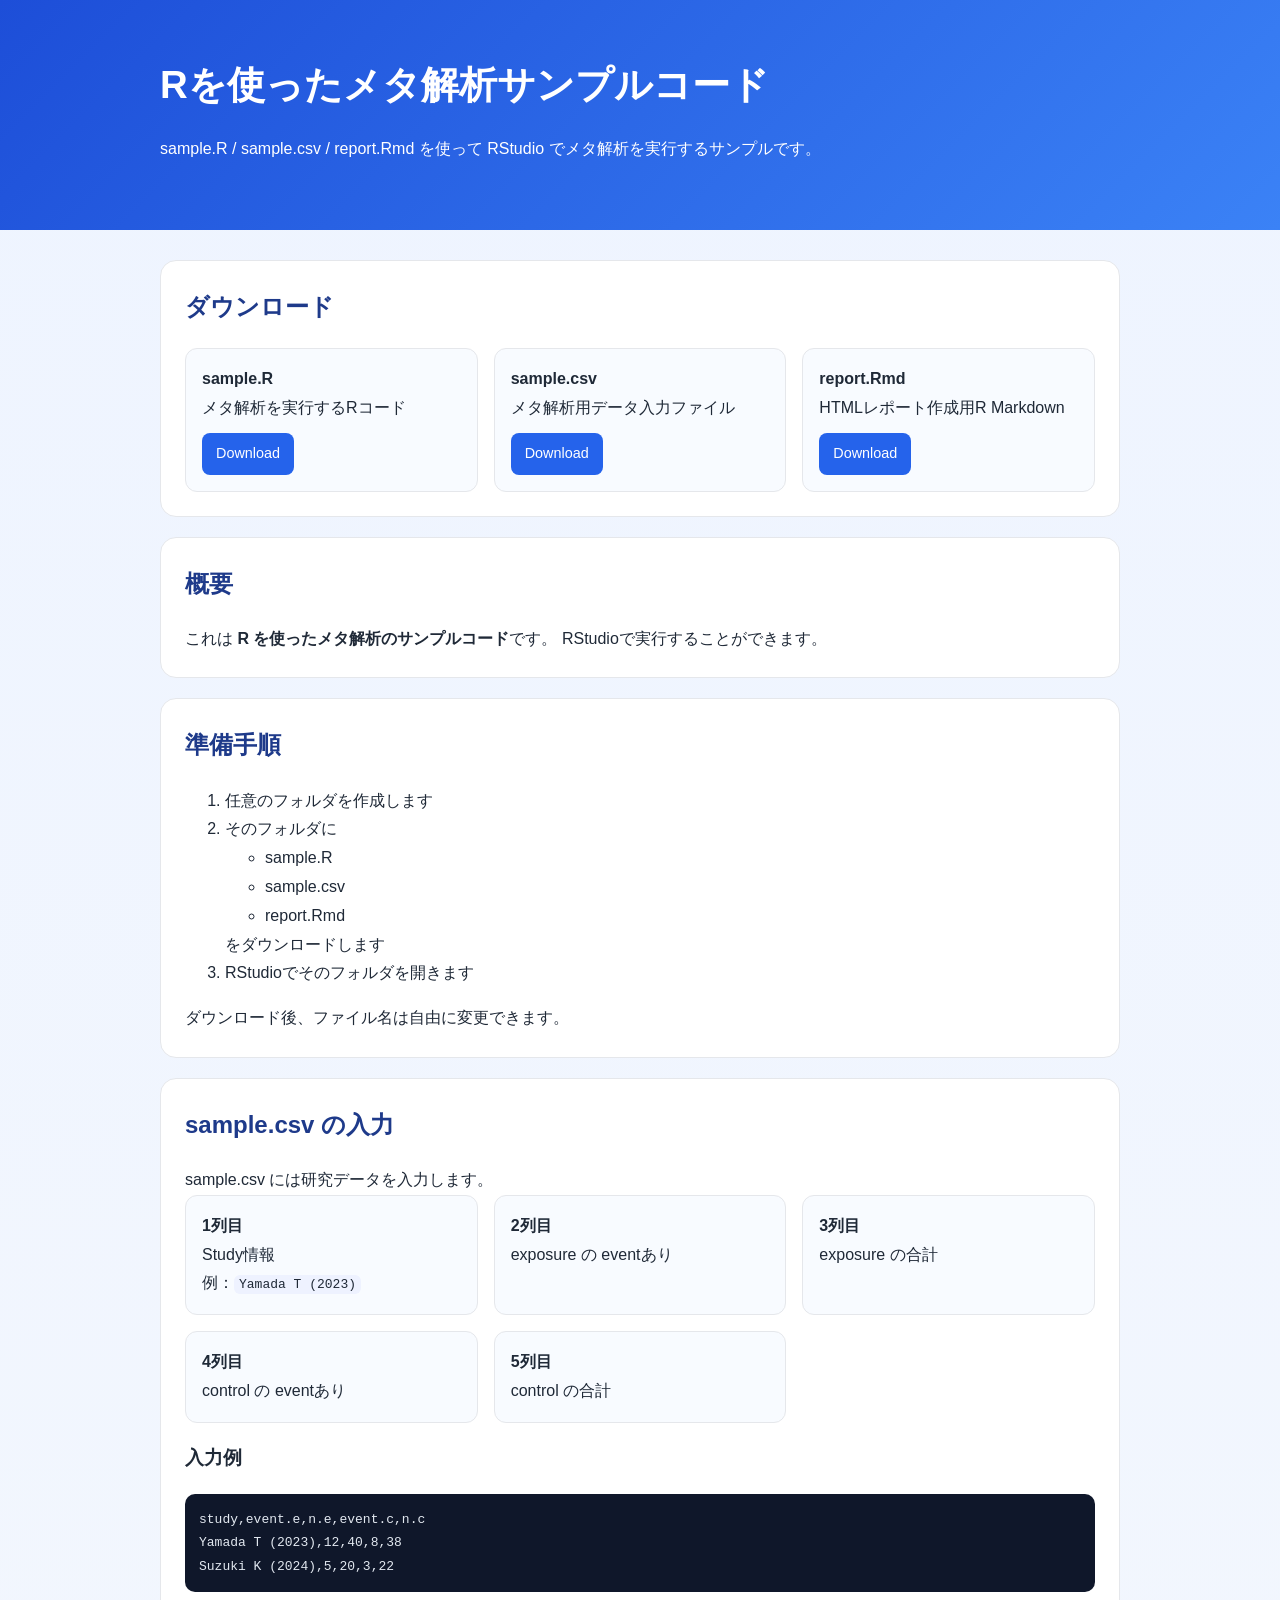
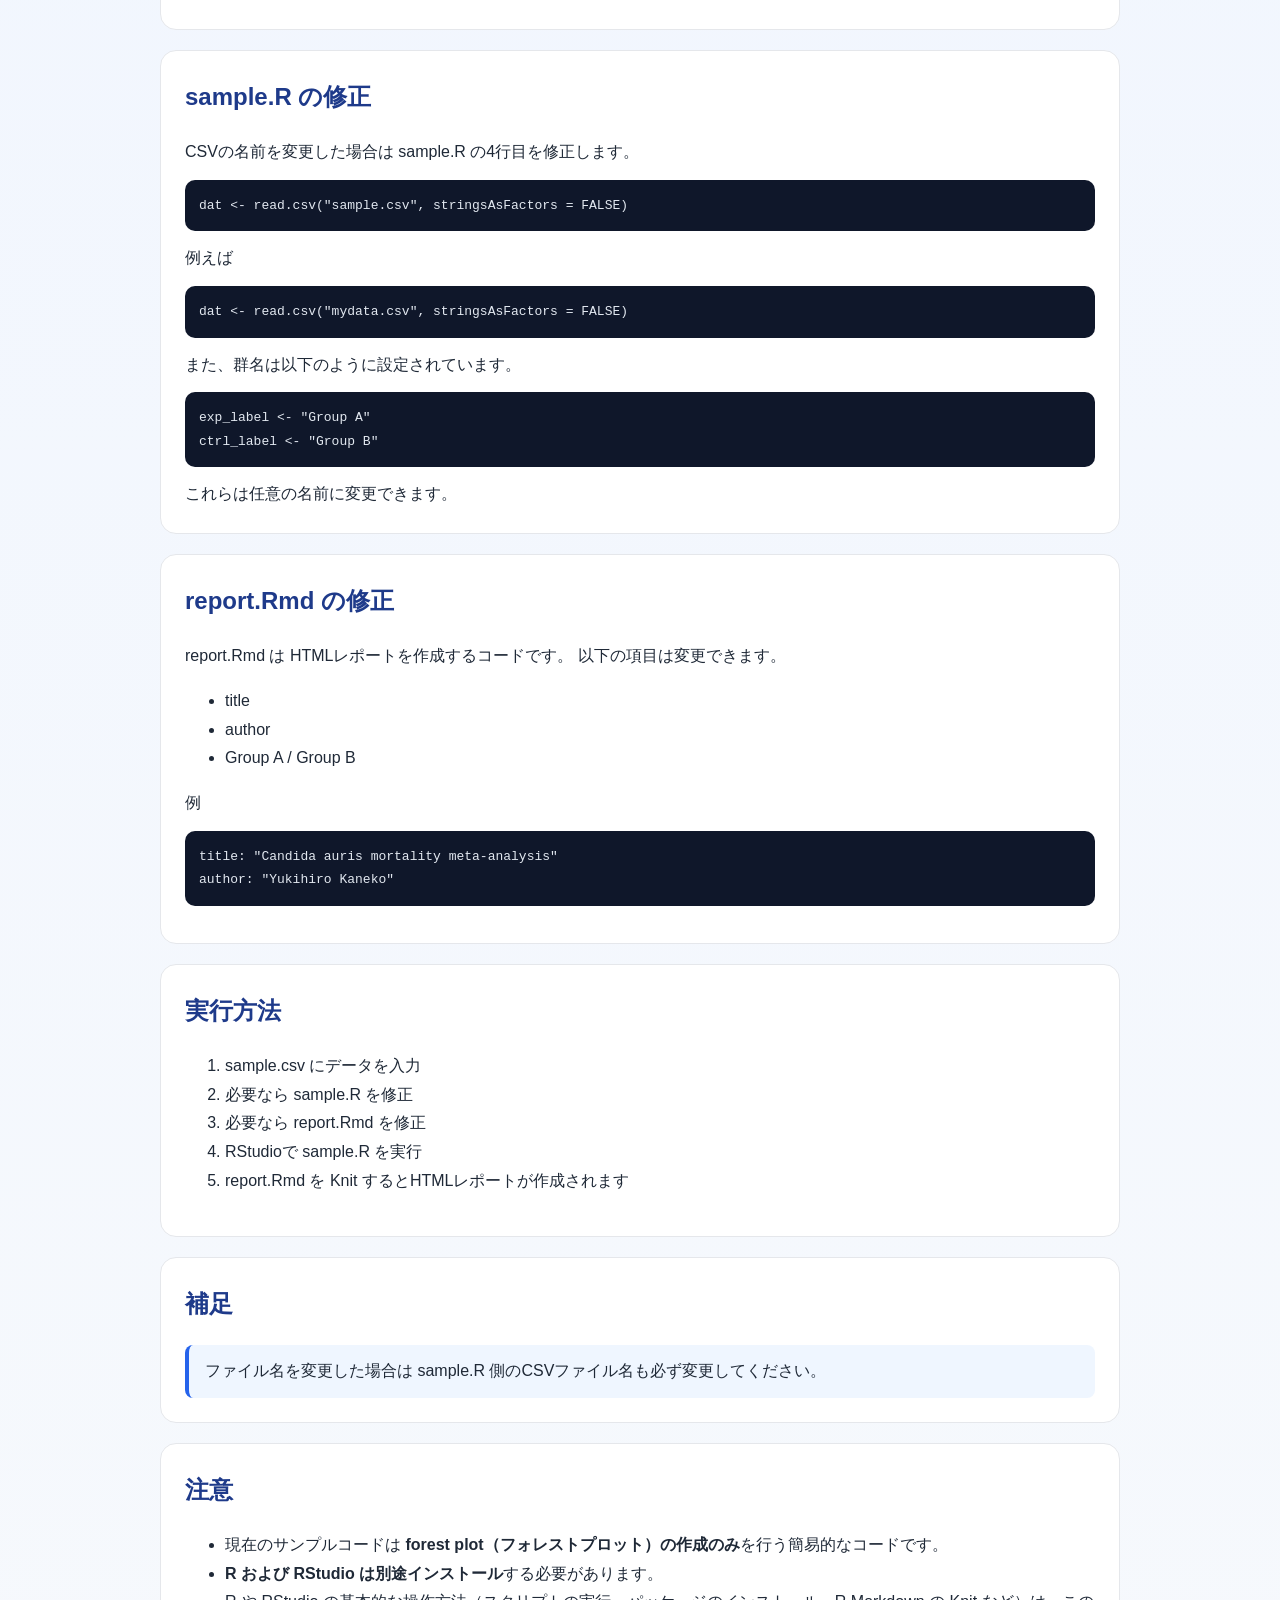
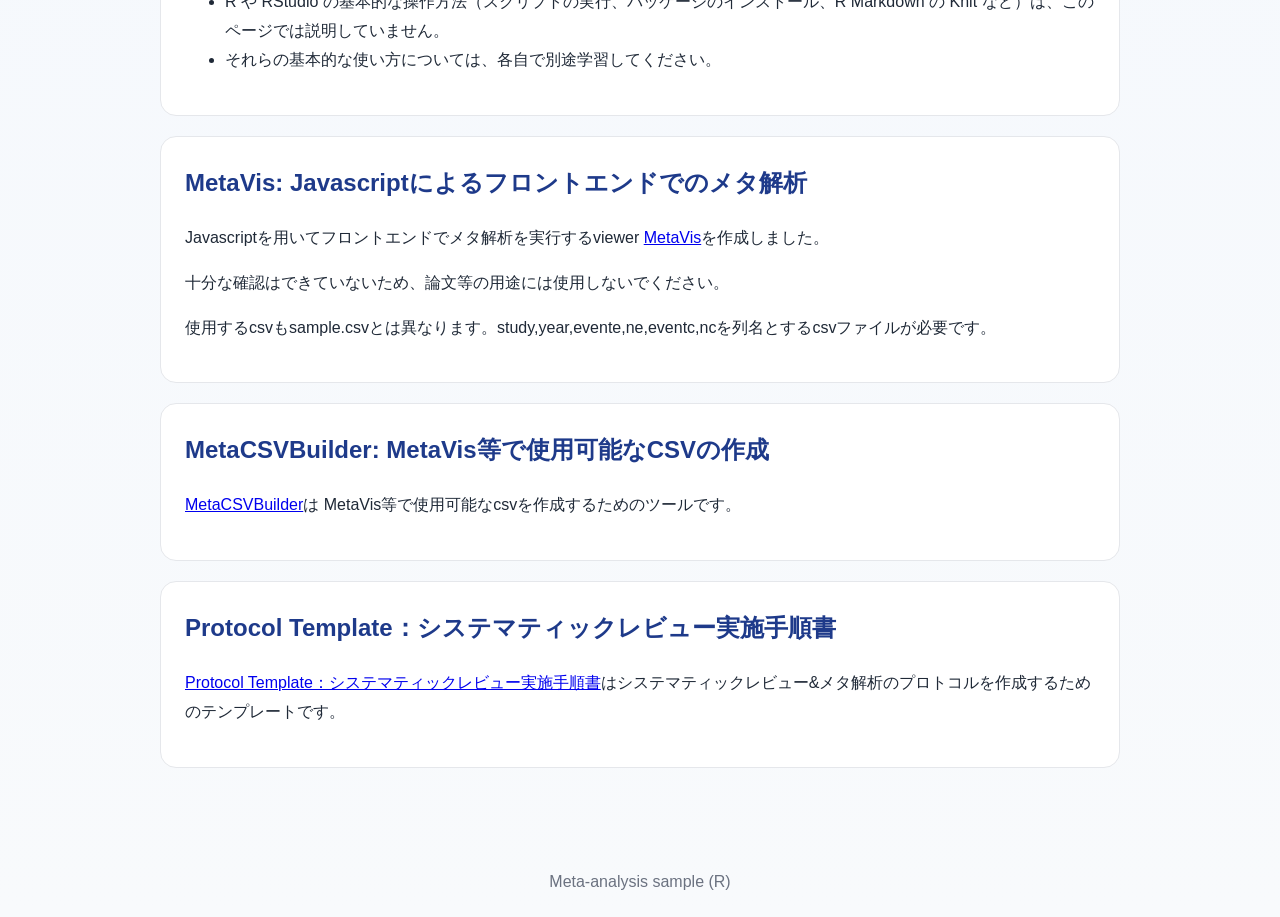
<file: index.html>
<!doctype html>
<html lang="ja">
  <head>
    <meta charset="UTF-8" />
    <meta name="viewport" content="width=device-width, initial-scale=1.0" />
    <title>Rを使ったメタ解析サンプルコード</title>

    <style>
      body {
        margin: 0;
        font-family:
          -apple-system, BlinkMacSystemFont, "Segoe UI", Roboto,
          "Hiragino Sans", "Yu Gothic UI", "Meiryo", sans-serif;
        background: linear-gradient(180deg, #eef4ff, #f8fafc);
        color: #1f2937;
        line-height: 1.8;
      }

      header {
        background: linear-gradient(135deg, #1d4ed8, #3b82f6);
        color: white;
        padding: 50px 20px;
      }

      .wrap {
        max-width: 960px;
        margin: auto;
        padding: 0 20px;
      }

      h1 {
        margin: 0 0 10px 0;
        font-size: 2.4rem;
      }

      main {
        padding: 30px 0 60px;
      }

      section {
        background: white;
        border-radius: 16px;
        padding: 24px;
        margin-bottom: 20px;
        border: 1px solid #e5e7eb;
      }

      h2 {
        margin-top: 0;
        color: #1e3a8a;
      }

      .grid {
        display: grid;
        grid-template-columns: repeat(auto-fit, minmax(220px, 1fr));
        gap: 16px;
      }

      .card {
        border: 1px solid #e5e7eb;
        border-radius: 12px;
        padding: 16px;
        background: #f8fbff;
      }

      .btn {
        display: inline-block;
        margin-top: 10px;
        padding: 8px 14px;
        border-radius: 8px;
        text-decoration: none;
        background: #2563eb;
        color: white;
        font-size: 0.9rem;
      }

      pre {
        background: #0f172a;
        color: #e2e8f0;
        padding: 14px;
        border-radius: 10px;
        overflow-x: auto;
      }

      code {
        background: #eef2ff;
        padding: 2px 5px;
        border-radius: 6px;
      }

      .note {
        background: #eff6ff;
        border-left: 4px solid #2563eb;
        padding: 12px 16px;
        border-radius: 8px;
      }

      footer {
        text-align: center;
        color: #6b7280;
        padding: 20px;
      }
    </style>
  </head>

  <body>
    <header>
      <div class="wrap">
        <h1>Rを使ったメタ解析サンプルコード</h1>
        <p>
          sample.R / sample.csv / report.Rmd を使って RStudio
          でメタ解析を実行するサンプルです。
        </p>
      </div>
    </header>

    <main>
      <div class="wrap">
        <section>
          <h2>ダウンロード</h2>

          <div class="grid">
            <div class="card">
              <b>sample.R</b><br />
              メタ解析を実行するRコード
              <br />
              <a class="btn" href="sample.R" download>Download</a>
            </div>

            <div class="card">
              <b>sample.csv</b><br />
              メタ解析用データ入力ファイル
              <br />
              <a class="btn" href="sample.csv" download>Download</a>
            </div>

            <div class="card">
              <b>report.Rmd</b><br />
              HTMLレポート作成用R Markdown
              <br />
              <a class="btn" href="report.Rmd" download>Download</a>
            </div>
          </div>
        </section>

        <section>
          <h2>概要</h2>

          これは <b>R を使ったメタ解析のサンプルコード</b>です。
          RStudioで実行することができます。
        </section>

        <section>
          <h2>準備手順</h2>

          <ol>
            <li>任意のフォルダを作成します</li>
            <li>
              そのフォルダに
              <ul>
                <li>sample.R</li>
                <li>sample.csv</li>
                <li>report.Rmd</li>
              </ul>
              をダウンロードします
            </li>
            <li>RStudioでそのフォルダを開きます</li>
          </ol>

          ダウンロード後、ファイル名は自由に変更できます。
        </section>

        <section>
          <h2>sample.csv の入力</h2>

          sample.csv には研究データを入力します。

          <div class="grid">
            <div class="card">
              <b>1列目</b><br />Study情報<br />例：<code>Yamada T (2023)</code>
            </div>
            <div class="card"><b>2列目</b><br />exposure の eventあり</div>
            <div class="card"><b>3列目</b><br />exposure の合計</div>
            <div class="card"><b>4列目</b><br />control の eventあり</div>
            <div class="card"><b>5列目</b><br />control の合計</div>
          </div>

          <h3>入力例</h3>

          <pre>
study,event.e,n.e,event.c,n.c
Yamada T (2023),12,40,8,38
Suzuki K (2024),5,20,3,22
</pre
          >
        </section>

        <section>
          <h2>sample.R の修正</h2>

          CSVの名前を変更した場合は sample.R の4行目を修正します。

          <pre>
dat &lt;- read.csv("sample.csv", stringsAsFactors = FALSE)
</pre
          >

          例えば

          <pre>
dat &lt;- read.csv("mydata.csv", stringsAsFactors = FALSE)
</pre
          >

          また、群名は以下のように設定されています。

          <pre>
exp_label &lt;- "Group A"
ctrl_label &lt;- "Group B"
</pre
          >

          これらは任意の名前に変更できます。
        </section>

        <section>
          <h2>report.Rmd の修正</h2>

          report.Rmd は HTMLレポートを作成するコードです。
          以下の項目は変更できます。

          <ul>
            <li>title</li>
            <li>author</li>
            <li>Group A / Group B</li>
          </ul>

          例

          <pre>
title: "Candida auris mortality meta-analysis"
author: "Yukihiro Kaneko"
</pre
          >
        </section>

        <section>
          <h2>実行方法</h2>

          <ol>
            <li>sample.csv にデータを入力</li>
            <li>必要なら sample.R を修正</li>
            <li>必要なら report.Rmd を修正</li>
            <li>RStudioで sample.R を実行</li>
            <li>report.Rmd を Knit するとHTMLレポートが作成されます</li>
          </ol>
        </section>

        <section>
          <h2>補足</h2>

          <div class="note">
            ファイル名を変更した場合は sample.R
            側のCSVファイル名も必ず変更してください。
          </div>
        </section>
        <section>
          <h2>注意</h2>

          <ul>
            <li>
              現在のサンプルコードは
              <b>forest plot（フォレストプロット）の作成のみ</b
              >を行う簡易的なコードです。
            </li>
            <li>
              <b>R および RStudio は別途インストール</b>する必要があります。
            </li>
            <li>
              R や RStudio
              の基本的な操作方法（スクリプトの実行、パッケージのインストール、R
              Markdown の Knit など）は、このページでは説明していません。
            </li>
            <li>
              それらの基本的な使い方については、各自で別途学習してください。
            </li>
          </ul>
        </section>
        <section>
          <h2>MetaVis: Javascriptによるフロントエンドでのメタ解析</h2>
          <p>
            Javascriptを用いてフロントエンドでメタ解析を実行するviewer
            <a href="metaanalysisviewer/index.html" target="_blank">MetaVis</a
            >を作成しました。
          </p>
          <p>
            十分な確認はできていないため、論文等の用途には使用しないでください。
          </p>
          <p>
            使用するcsvもsample.csvとは異なります。study,year,evente,ne,eventc,ncを列名とするcsvファイルが必要です。
          </p>
        </section>
        <section>
          <h2>MetaCSVBuilder: MetaVis等で使用可能なCSVの作成</h2>
          <p>
            <a href="metaanalysisCsvBuilder/index.html" target="_blank"
              >MetaCSVBuilder</a
            >は MetaVis等で使用可能なcsvを作成するためのツールです。
          </p>
        </section>
        <section>
          <h2>Protocol Template：システマティックレビュー実施手順書</h2>
          <p>
            <a href="metaanalysisProtocol/index.html" target="_blank"
              >Protocol Template：システマティックレビュー実施手順書</a
            >はシステマティックレビュー&メタ解析のプロトコルを作成するためのテンプレートです。
          </p>
        </section>
      </div>
    </main>

    <footer>Meta-analysis sample (R)</footer>
  </body>
</html>
</file>
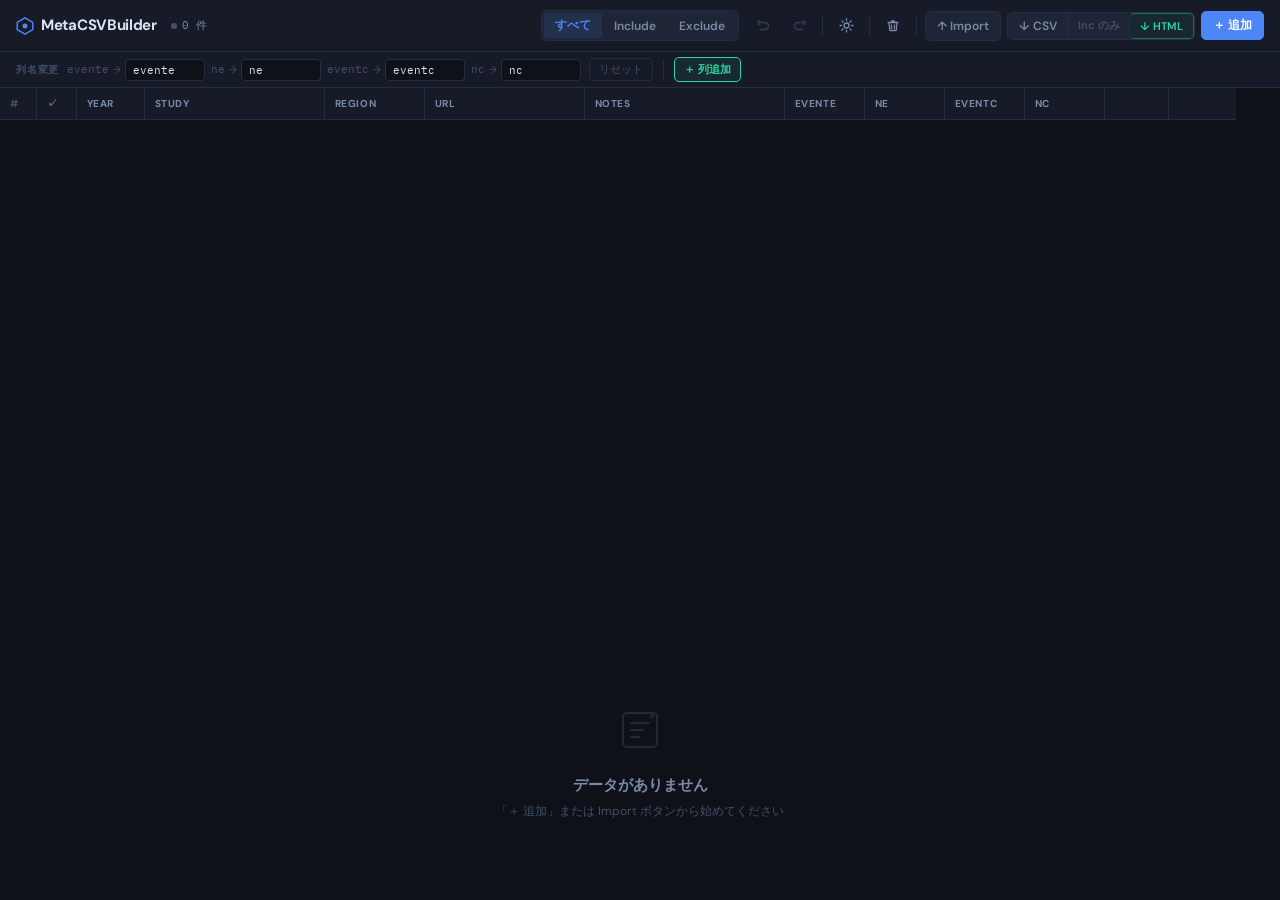
<file: metaanalysisCsvBuilder/index.html>
<!doctype html>
<html lang="ja" data-theme="dark">
  <head>
    <meta charset="UTF-8" />
    <meta name="viewport" content="width=device-width, initial-scale=1.0" />
    <title>MetaCSVBuilder</title>
    <link rel="stylesheet" href="style.css" />
  </head>
  <body>
    <div id="app">
      <!-- ══ Header ══ -->
      <header>
        <div class="header-left">
          <div class="logo">
            <svg width="18" height="18" viewBox="0 0 20 20" fill="none">
              <polygon
                points="10,1 18.66,6 18.66,14 10,19 1.34,14 1.34,6"
                stroke="currentColor"
                stroke-width="1.6"
                fill="none"
              />
              <circle cx="10" cy="10" r="2.8" fill="currentColor" />
            </svg>
            <span class="logo-text">MetaCSVBuilder</span>
          </div>
          <div class="storage-status">
            <span class="status-dot" id="statusDot"></span>
            <span id="statusText">0 件</span>
          </div>
        </div>

        <div class="header-center">
          <div class="filter-group">
            <button class="filter-btn active" data-filter="all">すべて</button>
            <button class="filter-btn" data-filter="include">Include</button>
            <button class="filter-btn" data-filter="exclude">Exclude</button>
          </div>
        </div>

        <div class="header-right">
          <button
            class="icon-btn"
            id="undoBtn"
            title="元に戻す (Ctrl+Z)"
            disabled
          >
            <svg width="15" height="15" viewBox="0 0 15 15" fill="none">
              <path
                d="M3.5 4.5H9a3.5 3.5 0 0 1 0 7H4.5"
                stroke="currentColor"
                stroke-width="1.4"
                stroke-linecap="round"
              />
              <path
                d="M3.5 2.5 1.5 4.5l2 2"
                stroke="currentColor"
                stroke-width="1.4"
                stroke-linecap="round"
                stroke-linejoin="round"
              />
            </svg>
          </button>
          <button
            class="icon-btn"
            id="redoBtn"
            title="やり直す (Ctrl+Y)"
            disabled
          >
            <svg width="15" height="15" viewBox="0 0 15 15" fill="none">
              <path
                d="M11.5 4.5H6a3.5 3.5 0 0 0 0 7h4.5"
                stroke="currentColor"
                stroke-width="1.4"
                stroke-linecap="round"
              />
              <path
                d="M11.5 2.5l2 2-2 2"
                stroke="currentColor"
                stroke-width="1.4"
                stroke-linecap="round"
                stroke-linejoin="round"
              />
            </svg>
          </button>
          <div class="sep"></div>
          <button class="icon-btn" id="themeBtn" title="ダーク/ライト切替">
            <svg
              id="iconSun"
              width="15"
              height="15"
              viewBox="0 0 15 15"
              fill="none"
            >
              <circle
                cx="7.5"
                cy="7.5"
                r="2.5"
                stroke="currentColor"
                stroke-width="1.3"
              />
              <path
                d="M7.5 1v1.5M7.5 12.5V14M1 7.5h1.5M12.5 7.5H14M2.93 2.93l1.06 1.06M11.01 11.01l1.06 1.06M2.93 12.07l1.06-1.06M11.01 3.99l1.06-1.06"
                stroke="currentColor"
                stroke-width="1.3"
                stroke-linecap="round"
              />
            </svg>
            <svg
              id="iconMoon"
              width="15"
              height="15"
              viewBox="0 0 15 15"
              fill="none"
              style="display: none"
            >
              <path
                d="M8 2.5A5.5 5.5 0 1 0 11 12a4 4 0 0 1-3-9.5z"
                stroke="currentColor"
                stroke-width="1.3"
                stroke-linecap="round"
              />
            </svg>
          </button>
          <div class="sep"></div>
          <button
            class="icon-btn danger-btn"
            id="clearStorageBtn"
            title="ストレージを消去"
          >
            <svg width="14" height="14" viewBox="0 0 14 14" fill="none">
              <path
                d="M2 3.5h10M5.5 3.5V2.5a.5.5 0 0 1 .5-.5h2a.5.5 0 0 1 .5.5v1M3 3.5l.7 7.5a.5.5 0 0 0 .5.5h5.6a.5.5 0 0 0 .5-.5L11 3.5"
                stroke="currentColor"
                stroke-width="1.3"
                stroke-linecap="round"
                stroke-linejoin="round"
              />
              <path
                d="M5.5 6v3.5M8.5 6v3.5"
                stroke="currentColor"
                stroke-width="1.3"
                stroke-linecap="round"
              />
            </svg>
          </button>
          <div class="sep"></div>
          <label class="hdr-btn" title="CSVをインポート">
            ↑ Import
            <input type="file" id="importFile" accept=".csv" hidden />
          </label>
          <div class="export-group">
            <button class="hdr-btn export-main" id="exportAllBtn">
              ↓ CSV
            </button>
            <button
              class="hdr-btn export-inc"
              id="exportIncBtn"
              title="Include行のみ CSV"
            >
              Inc のみ
            </button>
            <button
              class="hdr-btn export-html-btn"
              id="exportHtmlBtn"
              title="見やすいHTML表でエクスポート（印刷対応）"
            >
              ↓ HTML
            </button>
          </div>
          <button class="hdr-btn add-btn" id="addRowBtn">＋ 追加</button>
        </div>
      </header>

      <!-- ══ Column Name Bar ══ -->
      <div class="col-name-bar">
        <span class="col-label">列名変更</span>
        <div class="col-name-inputs" id="colNameInputs">
          <!-- fixed 4 cols -->
          <div class="col-name-item" data-key="evente">
            <span class="col-orig">evente</span><span class="arr">→</span
            ><input
              type="text"
              id="colEventE"
              placeholder="evente"
              maxlength="24"
            />
          </div>
          <div class="col-name-item" data-key="ne">
            <span class="col-orig">ne</span><span class="arr">→</span
            ><input type="text" id="colNe" placeholder="ne" maxlength="24" />
          </div>
          <div class="col-name-item" data-key="eventc">
            <span class="col-orig">eventc</span><span class="arr">→</span
            ><input
              type="text"
              id="colEventC"
              placeholder="eventc"
              maxlength="24"
            />
          </div>
          <div class="col-name-item" data-key="nc">
            <span class="col-orig">nc</span><span class="arr">→</span
            ><input type="text" id="colNc" placeholder="nc" maxlength="24" />
          </div>
        </div>
        <button class="reset-col-btn" id="resetColBtn">リセット</button>
        <div class="sep"></div>
        <button
          class="hdr-btn add-col-btn"
          id="addColBtn"
          title="カスタム列を追加"
        >
          ＋ 列追加
        </button>
      </div>

      <!-- ══ Table ══ -->
      <div class="table-wrapper">
        <div class="table-scroll">
          <table id="mainTable">
            <colgroup id="colgroup"></colgroup>
            <thead>
              <tr id="headerRow">
                <!-- built by JS -->
              </tr>
            </thead>
            <tbody id="tableBody"></tbody>
          </table>
        </div>
        <div id="emptyState" class="empty-state">
          <div class="empty-icon">
            <svg width="48" height="48" viewBox="0 0 48 48" fill="none">
              <rect
                x="7"
                y="9"
                width="34"
                height="34"
                rx="4"
                stroke="currentColor"
                stroke-width="1.8"
              />
              <path
                d="M15 19h18M15 26h12M15 33h8"
                stroke="currentColor"
                stroke-width="1.8"
                stroke-linecap="round"
              />
              <circle
                cx="36"
                cy="12"
                r="6"
                fill="currentColor"
                opacity=".1"
                stroke="currentColor"
                stroke-width="1.8"
              />
              <path
                d="M34 12h4M36 10v4"
                stroke="currentColor"
                stroke-width="1.5"
                stroke-linecap="round"
              />
            </svg>
          </div>
          <p class="empty-title">データがありません</p>
          <p class="empty-sub">
            「＋ 追加」または Import ボタンから始めてください
          </p>
        </div>
      </div>
    </div>
    <!-- #app -->

    <!-- ══ Record Panel (full-screen overlay) ══ -->
    <div id="recPanel" class="rec-overlay" hidden>
      <div class="rec-panel">
        <div class="rec-header">
          <div class="rec-nav">
            <button class="rec-nav-btn" id="recPrev" title="前のレコード (←)">
              <svg width="16" height="16" viewBox="0 0 16 16" fill="none">
                <path
                  d="M10 3L5 8l5 5"
                  stroke="currentColor"
                  stroke-width="1.6"
                  stroke-linecap="round"
                  stroke-linejoin="round"
                />
              </svg>
            </button>
            <span class="rec-pos" id="recPos">1 / 1</span>
            <button class="rec-nav-btn" id="recNext" title="次のレコード (→)">
              <svg width="16" height="16" viewBox="0 0 16 16" fill="none">
                <path
                  d="M6 3l5 5-5 5"
                  stroke="currentColor"
                  stroke-width="1.6"
                  stroke-linecap="round"
                  stroke-linejoin="round"
                />
              </svg>
            </button>
          </div>
          <div class="rec-title-wrap">
            <h2 class="rec-title" id="recTitle">レコード詳細</h2>
            <span class="rec-dirty" id="recDirty" hidden>● 未保存</span>
          </div>
          <div class="rec-header-right">
            <span class="rec-meta" id="recMeta"></span>
            <button class="rec-save-btn" id="recSaveBtn">
              保存 <kbd>Ctrl↵</kbd>
            </button>
            <button class="icon-btn" id="recClose" title="閉じる (Esc)">
              <svg width="14" height="14" viewBox="0 0 14 14" fill="none">
                <path
                  d="M1 1l12 12M13 1L1 13"
                  stroke="currentColor"
                  stroke-width="1.5"
                  stroke-linecap="round"
                />
              </svg>
            </button>
          </div>
        </div>

        <div class="rec-body" id="recBody">
          <!-- Row 1: core fields -->
          <div class="rec-row">
            <div class="rec-field rec-field-sm">
              <label>Include</label>
              <label class="toggle-wrap"
                ><input type="checkbox" id="rfInclude" /><span
                  class="toggle"
                ></span
                ><span class="toggle-label" id="rfIncLabel"
                  >Include</span
                ></label
              >
            </div>
            <div class="rec-field rec-field-sm">
              <label>Year</label>
              <input
                type="number"
                id="rfYear"
                class="rf-input"
                placeholder="2024"
                min="1900"
                max="2100"
              />
            </div>
            <div class="rec-field rec-field-grow">
              <label>Study</label>
              <input
                type="text"
                id="rfStudy"
                class="rf-input"
                placeholder="例: Smith et al. 2023"
              />
            </div>
            <div class="rec-field">
              <label>Region</label>
              <input
                type="text"
                id="rfRegion"
                class="rf-input"
                placeholder="例: Japan"
              />
            </div>
          </div>

          <!-- Row 2: URL -->
          <div class="rec-row">
            <div class="rec-field rec-field-full">
              <label>URL</label>
              <div class="rf-url-row">
                <input
                  type="url"
                  id="rfUrl"
                  class="rf-input"
                  placeholder="https://..."
                />
                <a
                  id="rfUrlOpen"
                  href="#"
                  target="_blank"
                  rel="noopener"
                  class="rf-url-open"
                  title="URLを開く"
                  >↗ 開く</a
                >
              </div>
            </div>
          </div>

          <!-- Row 3: Notes -->
          <div class="rec-row">
            <div class="rec-field rec-field-full">
              <label>Notes</label>
              <textarea
                id="rfNotes"
                class="rf-textarea"
                placeholder="自由にメモを入力…"
                rows="5"
              ></textarea>
            </div>
          </div>

          <!-- Row 4: variable 4 cols -->
          <div class="rec-row" id="rfVarRow">
            <div class="rec-field">
              <label id="rfLabelEE">evente</label>
              <input
                type="number"
                id="rfEventE"
                class="rf-input rf-mono"
                placeholder="—"
              />
            </div>
            <div class="rec-field">
              <label id="rfLabelNe">ne</label>
              <input
                type="number"
                id="rfNe"
                class="rf-input rf-mono"
                placeholder="—"
              />
            </div>
            <div class="rec-field">
              <label id="rfLabelEC">eventc</label>
              <input
                type="number"
                id="rfEventC"
                class="rf-input rf-mono"
                placeholder="—"
              />
            </div>
            <div class="rec-field">
              <label id="rfLabelNc">nc</label>
              <input
                type="number"
                id="rfNc"
                class="rf-input rf-mono"
                placeholder="—"
              />
            </div>
          </div>

          <!-- Row 5: custom columns (filled by JS) -->
          <div class="rec-row" id="rfCustomRow"></div>
        </div>
        <!-- rec-body -->
      </div>
    </div>

    <!-- ══ Import Mode Dialog (3-choice) ══ -->
    <div id="importModeDialog" class="modal-overlay" hidden>
      <div class="modal">
        <div class="modal-header">
          <h2 class="modal-title">インポート方法を選択</h2>
        </div>
        <div class="modal-body">
          <p class="confirm-msg" id="importModeMsg"></p>
          <div class="import-mode-btns">
            <button class="import-mode-btn" id="importModeAppend">
              <span class="imb-icon">＋</span>
              <span class="imb-title">追記</span>
              <span class="imb-desc">既存データの末尾に追加する</span>
            </button>
            <button class="import-mode-btn" id="importModeReplace">
              <span class="imb-icon">↺</span>
              <span class="imb-title">差し替え</span>
              <span class="imb-desc">既存データをすべて置き換える</span>
            </button>
          </div>
        </div>
        <div class="modal-footer">
          <button class="btn-cancel" id="importModeCancel">キャンセル</button>
        </div>
      </div>
    </div>

    <!-- ══ Confirm Dialog ══ -->
    <div id="confirmDialog" class="modal-overlay" hidden>
      <div class="modal">
        <div class="modal-header">
          <h2 class="modal-title" id="confirmTitle">確認</h2>
        </div>
        <div class="modal-body">
          <p id="confirmMessage" class="confirm-msg"></p>
        </div>
        <div class="modal-footer">
          <button class="btn-cancel" id="confirmCancel">キャンセル</button>
          <button class="btn-danger" id="confirmOk">実行</button>
        </div>
      </div>
    </div>

    <!-- ══ Add Custom Column Dialog ══ -->
    <div id="addColDialog" class="modal-overlay" hidden>
      <div class="modal">
        <div class="modal-header"><h2 class="modal-title">列を追加</h2></div>
        <div class="modal-body">
          <div class="field-group">
            <label>列名（CSV ヘッダーになります）</label>
            <input
              type="text"
              id="newColName"
              class="rf-input"
              placeholder="例: dose, subgroup"
              maxlength="32"
              style="margin-top: 6px"
            />
          </div>
          <div class="field-group" style="margin-top: 10px">
            <label>型</label>
            <select id="newColType" class="rf-input" style="margin-top: 6px">
              <option value="text">テキスト</option>
              <option value="number">数値</option>
            </select>
          </div>
        </div>
        <div class="modal-footer">
          <button class="btn-cancel" id="addColCancel">キャンセル</button>
          <button class="btn-primary" id="addColOk">追加</button>
        </div>
      </div>
    </div>

    <!-- ══ HTML Preview / Print Dialog ══ -->
    <div id="htmlPreviewDialog" class="modal-overlay" hidden>
      <div class="modal modal-wide">

        <!-- top bar -->
        <div class="modal-header html-preview-header">
          <h2 class="modal-title">📋 HTMLプレビュー / 印刷</h2>
          <div class="html-preview-actions">
            <button class="btn-primary" id="htmlPrintBtn">🖨 印刷</button>
            <button class="btn-primary" id="htmlDlBtn" style="background:var(--accent2);">↓ HTML保存</button>
            <button class="btn-cancel"  id="htmlPreviewClose">閉じる</button>
          </div>
        </div>

        <!-- settings sidebar + iframe -->
        <div class="html-preview-body">

          <!-- ── left: settings panel ── -->
          <div class="html-preview-settings" id="htmlSettings">

            <div class="settings-section">
              <div class="settings-section-title">表示モード</div>
              <div class="settings-radio-group">
                <label class="settings-radio">
                  <input type="radio" name="htmlViewMode" value="table" checked> 表形式
                </label>
                <label class="settings-radio">
                  <input type="radio" name="htmlViewMode" value="card"> カード形式
                </label>
              </div>
            </div>

            <div class="settings-section">
              <div class="settings-section-title">行フィルター</div>
              <label class="settings-check">
                <input type="checkbox" id="htmlOptIncOnly">
                <span>Include 行のみ</span>
              </label>
            </div>

            <div class="settings-section">
              <div class="settings-section-title">用紙・向き</div>
              <div class="settings-radio-group">
                <label class="settings-radio">
                  <input type="radio" name="htmlPageSize" value="portrait"  checked> A4 縦
                </label>
                <label class="settings-radio">
                  <input type="radio" name="htmlPageSize" value="landscape"> A4 横
                </label>
              </div>
            </div>

            <div class="settings-section">
              <div class="settings-section-title">
                表示列
                <span class="col-toggle-all">
                  <button class="col-mini-btn" id="htmlColAll">全選択</button>
                  <button class="col-mini-btn" id="htmlColNone">解除</button>
                </span>
              </div>
              <div id="htmlColChecks" class="col-checks">
                <!-- built by JS -->
              </div>
            </div>

          </div><!-- /.html-preview-settings -->

          <!-- ── right: iframe preview ── -->
          <iframe id="htmlPreviewFrame" title="プレビュー"></iframe>

        </div><!-- /.html-preview-body -->
      </div>
    </div>

    <!-- ══ Toast ══ -->
    <div id="toast" class="toast" hidden></div>

    <script src="script.js"></script>
  </body>
</html>
</file>
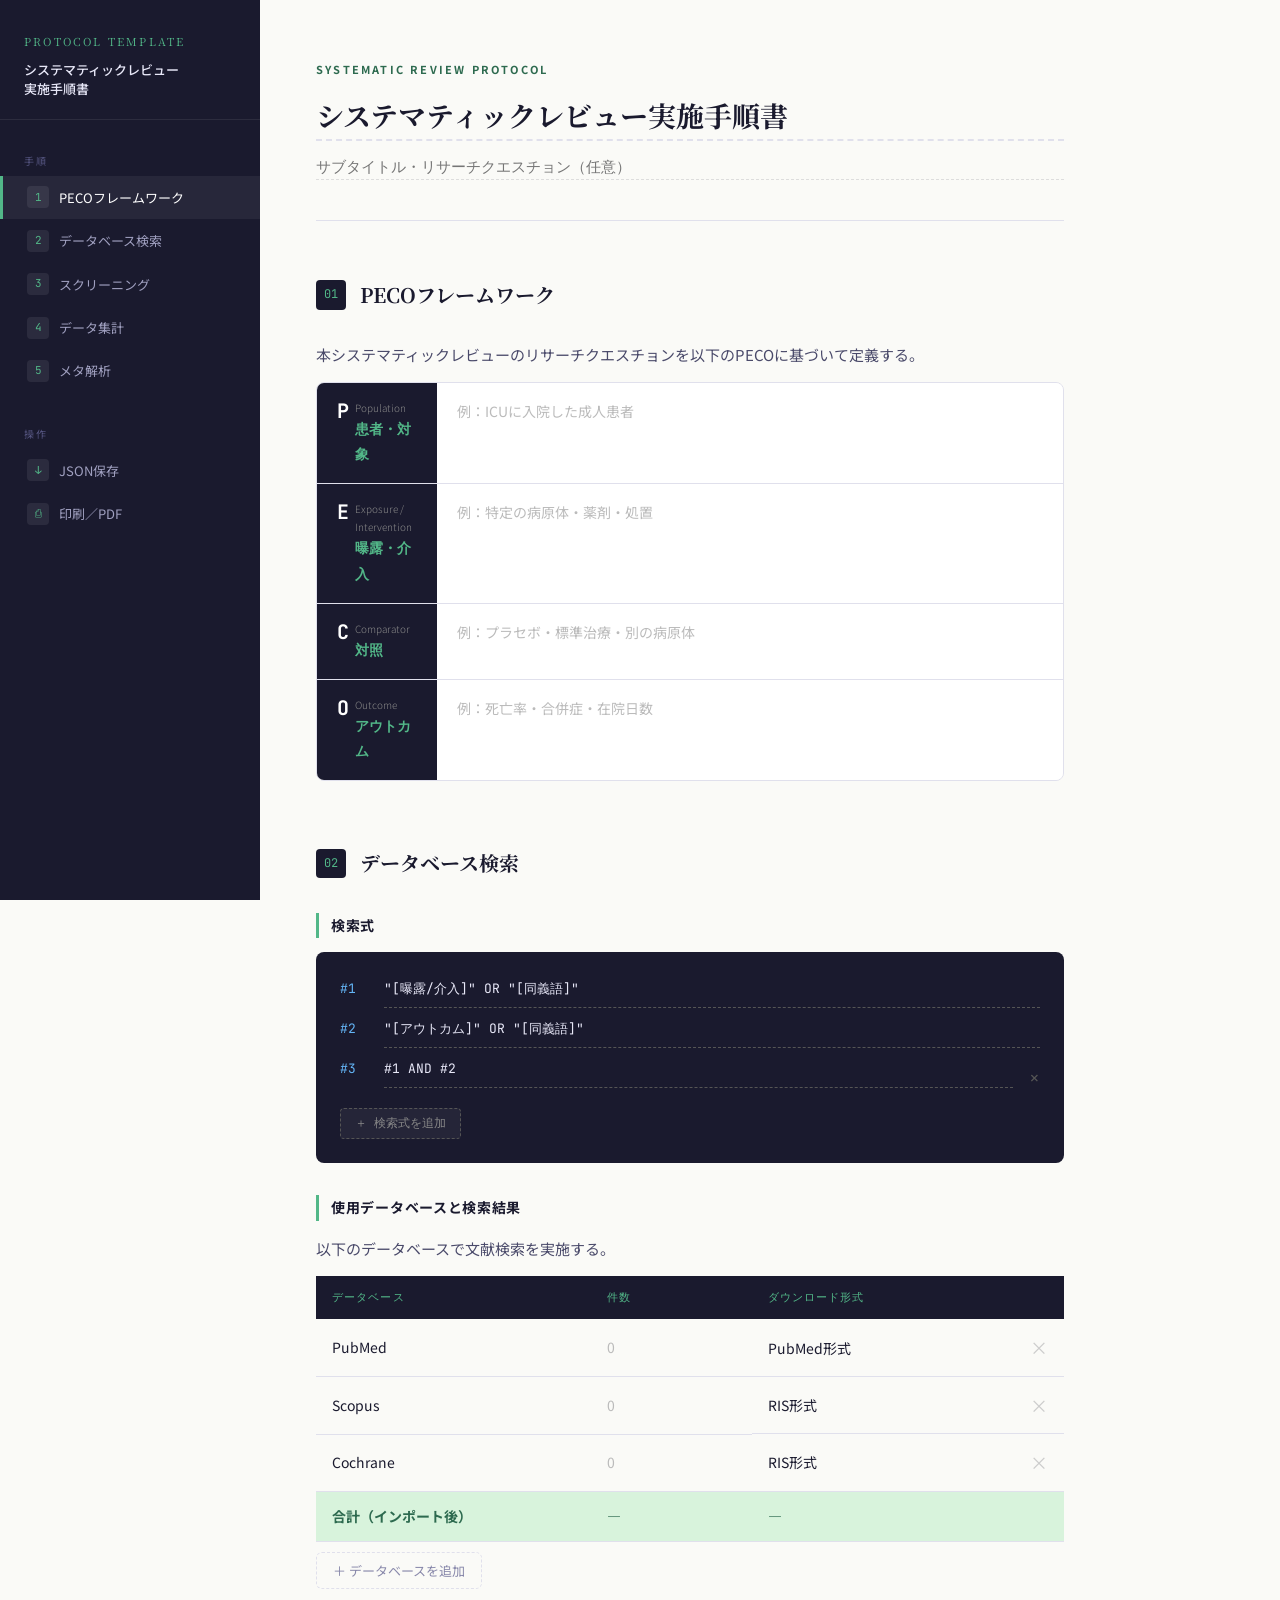
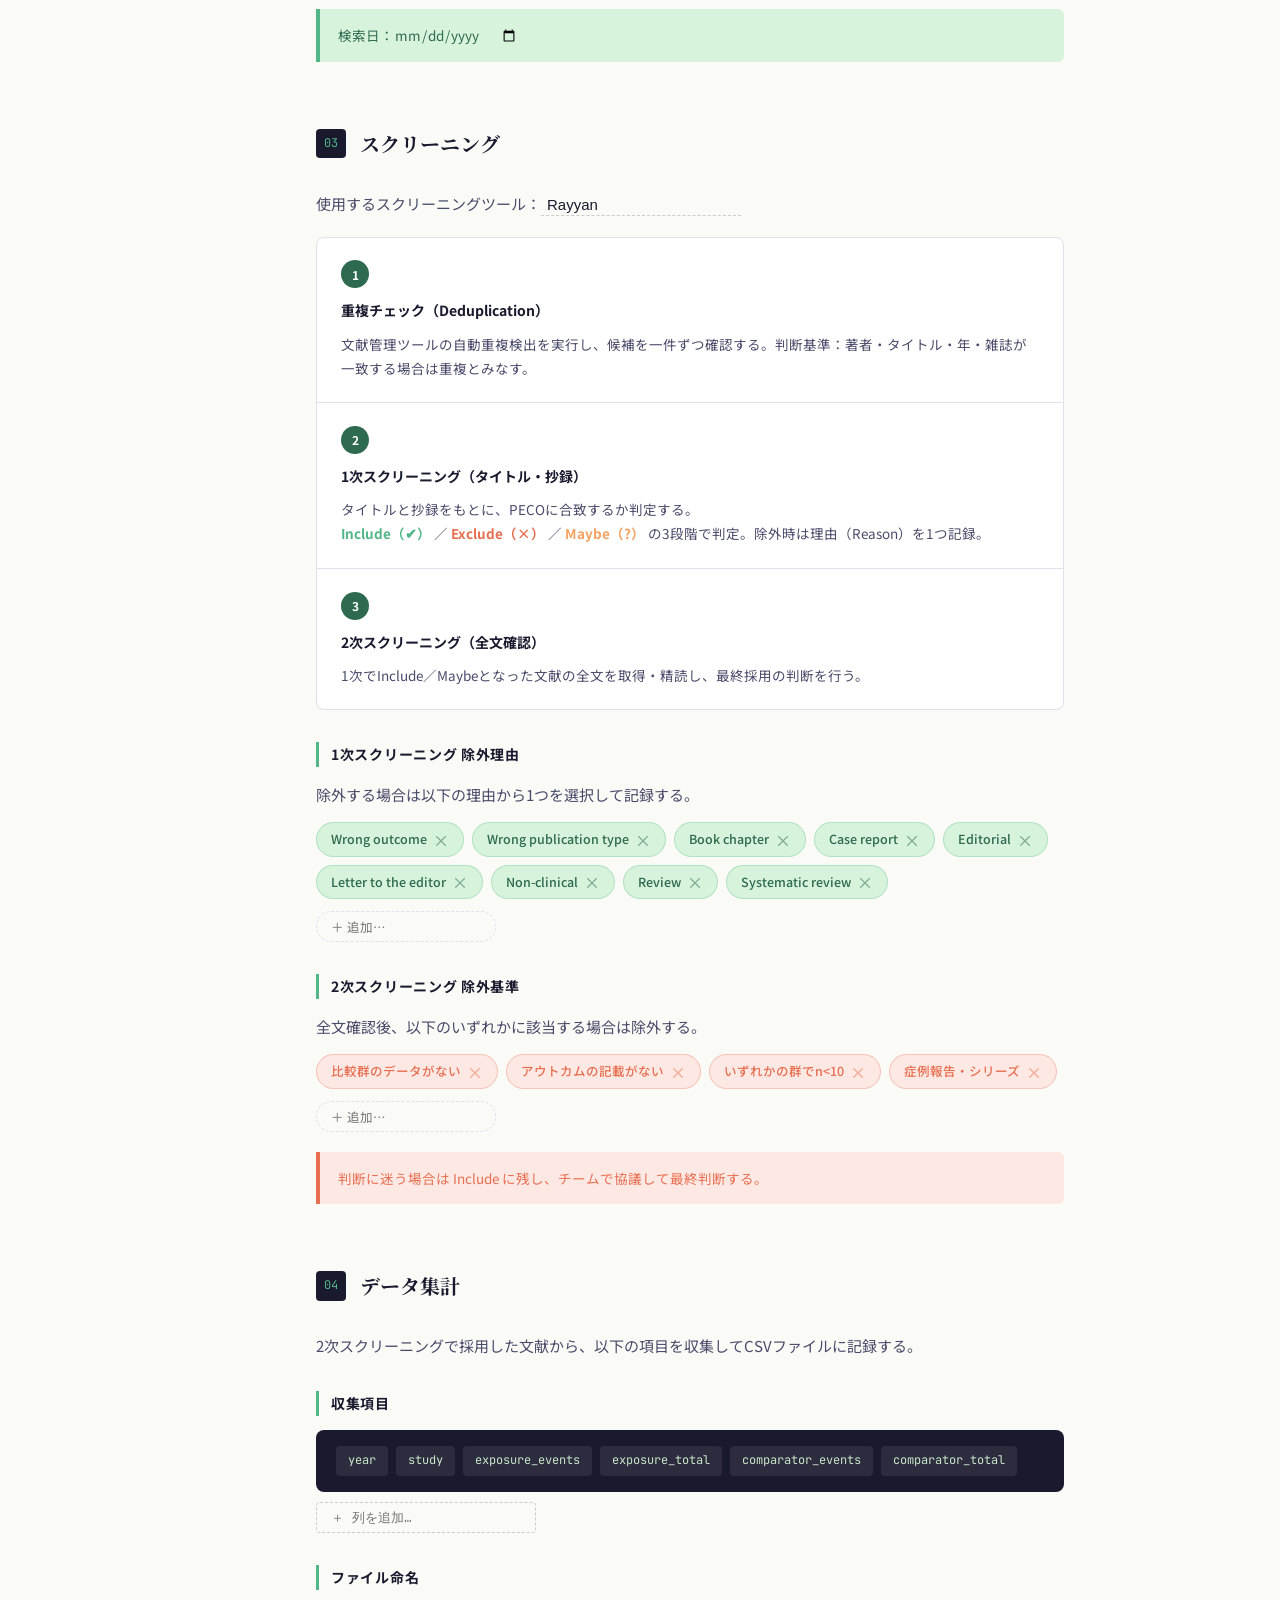
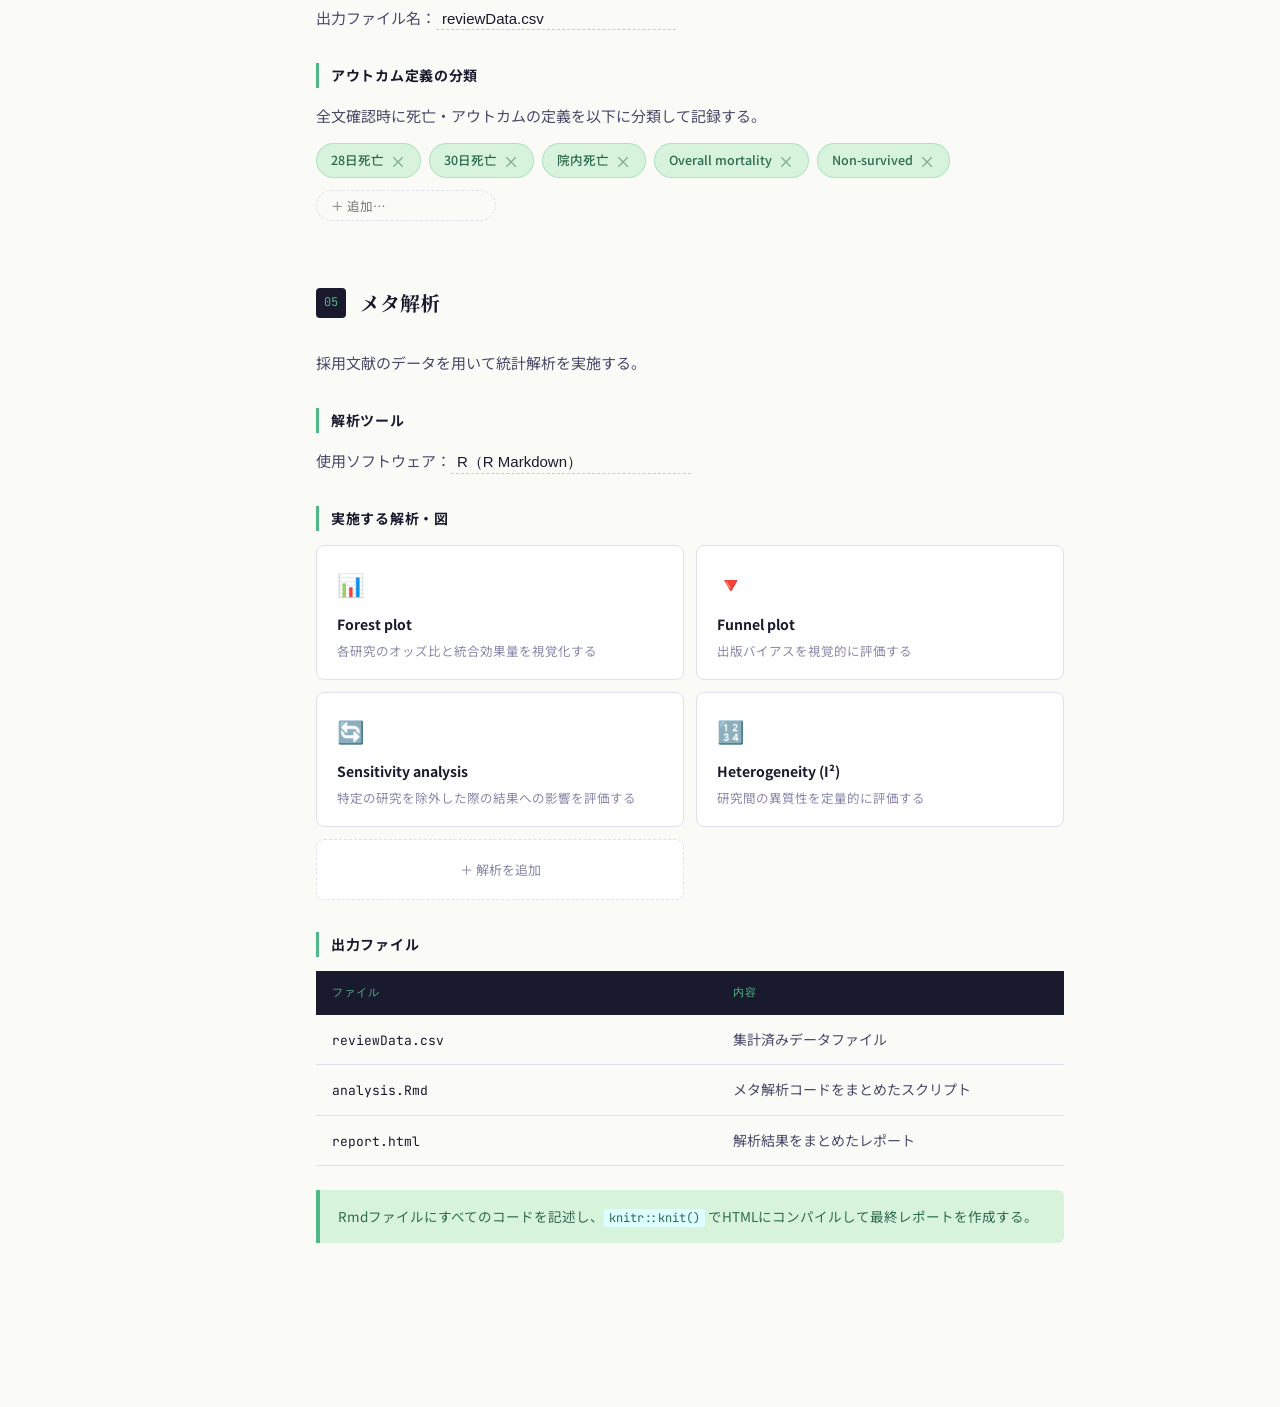
<file: metaanalysisProtocol/index.html>
<!DOCTYPE html>
<html lang="ja">
<head>
<meta charset="UTF-8">
<meta name="viewport" content="width=device-width, initial-scale=1.0">
<title>システマティックレビュー実施手順書</title>
<link href="https://fonts.googleapis.com/css2?family=Noto+Serif+JP:wght@400;600;700&family=Noto+Sans+JP:wght@300;400;500;700&family=JetBrains+Mono&display=swap" rel="stylesheet">
<style>
  :root {
    --ink: #1a1a2e;
    --ink-light: #4a4a6a;
    --ink-muted: #8888aa;
    --accent: #2d6a4f;
    --accent-light: #52b788;
    --accent-pale: #d8f3dc;
    --warn: #e76f51;
    --bg: #fafaf7;
    --surface: #ffffff;
    --border: #e0e0ec;
    --sidebar-w: 260px;
  }

  * { box-sizing: border-box; margin: 0; padding: 0; }

  body {
    font-family: 'Noto Sans JP', sans-serif;
    background: var(--bg);
    color: var(--ink);
    font-size: 15px;
    line-height: 1.8;
    display: flex;
    min-height: 100vh;
  }

  /* ── Sidebar ── */
  nav {
    width: var(--sidebar-w);
    min-height: 100vh;
    background: var(--ink);
    color: #c8c8e8;
    position: fixed;
    top: 0; left: 0;
    display: flex;
    flex-direction: column;
    padding: 0;
    z-index: 100;
    overflow-y: auto;
  }

  .nav-header {
    padding: 32px 24px 20px;
    border-bottom: 1px solid rgba(255,255,255,0.08);
  }

  .nav-header .logo {
    font-family: 'Noto Serif JP', serif;
    font-size: 11px;
    letter-spacing: 0.2em;
    color: var(--accent-light);
    text-transform: uppercase;
    margin-bottom: 8px;
  }

  .nav-header h2 {
    font-size: 13px;
    font-weight: 500;
    color: #e8e8f8;
    line-height: 1.5;
  }

  .nav-links {
    padding: 16px 0;
    flex: 1;
  }

  .nav-links a {
    display: flex;
    align-items: center;
    gap: 10px;
    padding: 10px 24px;
    color: #a0a0c0;
    text-decoration: none;
    font-size: 13px;
    transition: all 0.15s;
    border-left: 3px solid transparent;
  }

  .nav-links a:hover, .nav-links a.active {
    color: #fff;
    background: rgba(255,255,255,0.06);
    border-left-color: var(--accent-light);
  }

  .nav-links .section-label {
    padding: 16px 24px 6px;
    font-size: 10px;
    letter-spacing: 0.15em;
    color: #555580;
    text-transform: uppercase;
  }

  .nav-num {
    display: inline-flex;
    align-items: center;
    justify-content: center;
    width: 22px; height: 22px;
    background: rgba(255,255,255,0.08);
    border-radius: 4px;
    font-size: 11px;
    font-family: 'JetBrains Mono', monospace;
    flex-shrink: 0;
    color: var(--accent-light);
  }

  /* ── Main ── */
  main {
    margin-left: var(--sidebar-w);
    flex: 1;
    max-width: 860px;
    padding: 60px 56px 100px;
  }

  .page-header {
    margin-bottom: 56px;
    padding-bottom: 40px;
    border-bottom: 1px solid var(--border);
  }

  .page-header .eyebrow {
    font-size: 11px;
    letter-spacing: 0.2em;
    color: var(--accent);
    text-transform: uppercase;
    font-weight: 700;
    margin-bottom: 12px;
  }

  .page-header h1 {
    font-family: 'Noto Serif JP', serif;
    font-size: 28px;
    font-weight: 700;
    color: var(--ink);
    line-height: 1.4;
    margin-bottom: 16px;
  }

  .page-header .subtitle {
    font-size: 15px;
    color: var(--ink-light);
    line-height: 1.7;
  }

  /* Editable title */
  .editable-title {
    border: none;
    border-bottom: 2px dashed var(--border);
    background: transparent;
    font-family: 'Noto Serif JP', serif;
    font-size: 28px;
    font-weight: 700;
    color: var(--ink);
    line-height: 1.4;
    width: 100%;
    outline: none;
    padding: 4px 0;
    transition: border-color 0.2s;
    cursor: text;
  }
  .editable-title:focus { border-color: var(--accent-light); }
  .editable-title::placeholder { color: #bbb; }

  /* ── Sections ── */
  section {
    margin-bottom: 64px;
    scroll-margin-top: 32px;
  }

  .section-heading {
    display: flex;
    align-items: center;
    gap: 14px;
    margin-bottom: 28px;
  }

  .section-heading .num {
    font-family: 'JetBrains Mono', monospace;
    font-size: 12px;
    color: var(--accent-light);
    background: var(--ink);
    padding: 4px 8px;
    border-radius: 4px;
    flex-shrink: 0;
  }

  .section-heading h2 {
    font-family: 'Noto Serif JP', serif;
    font-size: 20px;
    font-weight: 700;
    color: var(--ink);
  }

  h3 {
    font-family: 'Noto Sans JP', sans-serif;
    font-size: 14px;
    font-weight: 700;
    color: var(--ink);
    letter-spacing: 0.05em;
    margin: 32px 0 14px;
    padding-left: 12px;
    border-left: 3px solid var(--accent-light);
    text-transform: uppercase;
  }

  p { margin-bottom: 14px; color: var(--ink-light); }

  /* ── PECO Table ── */
  .peco-grid {
    display: grid;
    grid-template-columns: 120px 1fr;
    border: 1px solid var(--border);
    border-radius: 8px;
    overflow: hidden;
  }

  .peco-row {
    display: contents;
  }

  .peco-row > div {
    padding: 16px 20px;
    border-bottom: 1px solid var(--border);
    font-size: 14px;
  }

  .peco-row:last-child > div { border-bottom: none; }

  .peco-label {
    background: var(--ink);
    color: var(--accent-light);
    font-family: 'JetBrains Mono', monospace;
    font-weight: 700;
    font-size: 13px;
    display: flex;
    align-items: flex-start;
    gap: 6px;
  }

  .peco-letter {
    font-size: 20px;
    color: #fff;
    font-weight: 700;
    line-height: 1.2;
  }

  .peco-label small {
    font-size: 10px;
    color: #888;
    display: block;
    font-family: 'Noto Sans JP', sans-serif;
    font-weight: 300;
  }

  .peco-value {
    background: var(--surface);
  }

  .peco-value input {
    width: 100%;
    border: none;
    outline: none;
    background: transparent;
    font-family: 'Noto Sans JP', sans-serif;
    font-size: 14px;
    color: var(--ink);
    padding: 0;
  }

  .peco-value input::placeholder { color: #bbb; }

  /* ── Search Queries ── */
  .query-block {
    background: var(--ink);
    border-radius: 8px;
    padding: 24px;
    margin-bottom: 16px;
    font-family: 'JetBrains Mono', monospace;
    font-size: 13px;
    color: #c8e6c9;
    line-height: 2;
  }

  .query-line { display: flex; gap: 16px; margin-bottom: 6px; }
  .query-id { color: #64b5f6; flex-shrink: 0; }
  .query-text { color: #e8e8f8; word-break: break-word; }
  .query-op { color: var(--accent-light); font-weight: 700; }

  .query-editable {
    display: flex; gap: 16px; margin-bottom: 8px; align-items: flex-start;
  }
  .query-editable .query-id { color: #64b5f6; flex-shrink: 0; min-width: 28px; }
  .query-editable textarea {
    flex: 1;
    background: transparent;
    border: none;
    border-bottom: 1px dashed #555;
    color: #e8e8f8;
    font-family: 'JetBrains Mono', monospace;
    font-size: 13px;
    resize: none;
    outline: none;
    line-height: 1.7;
    min-height: 32px;
    padding: 2px 0;
  }
  .query-editable textarea:focus { border-color: var(--accent-light); }
  .add-query-btn {
    display: inline-flex; align-items: center; gap: 6px;
    background: rgba(255,255,255,0.05);
    border: 1px dashed #555;
    color: #888;
    font-family: 'JetBrains Mono', monospace;
    font-size: 12px;
    padding: 6px 14px;
    border-radius: 4px;
    cursor: pointer;
    transition: all 0.2s;
    margin-top: 4px;
  }
  .add-query-btn:hover { background: rgba(255,255,255,0.1); color: #aaa; }

  /* ── DB Table ── */
  .db-table {
    width: 100%;
    border-collapse: collapse;
    margin-top: 12px;
    font-size: 14px;
  }

  .db-table th {
    background: var(--ink);
    color: var(--accent-light);
    font-family: 'JetBrains Mono', monospace;
    font-size: 11px;
    letter-spacing: 0.1em;
    padding: 12px 16px;
    text-align: left;
    font-weight: 500;
  }

  .db-table td {
    padding: 12px 16px;
    border-bottom: 1px solid var(--border);
    color: var(--ink-light);
  }

  .db-table tr:hover td { background: #f5f5fb; }

  .db-table input, .db-table select {
    width: 100%;
    border: none;
    background: transparent;
    font-family: 'Noto Sans JP', sans-serif;
    font-size: 14px;
    color: var(--ink);
    outline: none;
    padding: 0;
  }

  .db-table input::placeholder { color: #bbb; }

  .db-total { background: var(--accent-pale) !important; font-weight: 700; color: var(--accent) !important; }

  .add-row-btn {
    display: inline-flex; align-items: center; gap: 6px;
    border: 1px dashed var(--border);
    background: transparent;
    color: var(--ink-muted);
    font-family: 'Noto Sans JP', sans-serif;
    font-size: 13px;
    padding: 8px 16px;
    border-radius: 6px;
    cursor: pointer;
    margin-top: 10px;
    transition: all 0.2s;
  }
  .add-row-btn:hover { background: var(--accent-pale); border-color: var(--accent-light); color: var(--accent); }

  /* ── Screening Steps ── */
  .step-flow {
    display: flex;
    flex-direction: column;
    gap: 0;
    margin-top: 16px;
  }

  .step-card {
    background: var(--surface);
    border: 1px solid var(--border);
    border-radius: 0;
    padding: 22px 24px;
    position: relative;
  }

  .step-card:first-child { border-radius: 8px 8px 0 0; }
  .step-card:last-child { border-radius: 0 0 8px 8px; }
  .step-card + .step-card { border-top: none; }

  .step-num {
    display: inline-flex;
    align-items: center;
    justify-content: center;
    width: 28px; height: 28px;
    background: var(--accent);
    color: #fff;
    border-radius: 50%;
    font-size: 12px;
    font-weight: 700;
    margin-bottom: 10px;
  }

  .step-title {
    font-weight: 700;
    font-size: 14px;
    color: var(--ink);
    margin-bottom: 8px;
  }

  .step-desc { font-size: 13.5px; color: var(--ink-light); }

  .step-arrow {
    text-align: center;
    color: var(--accent-light);
    font-size: 20px;
    line-height: 1;
    padding: 4px 0;
  }

  /* ── Criteria Pills ── */
  .criteria-list {
    display: flex;
    flex-wrap: wrap;
    gap: 8px;
    margin: 12px 0;
  }

  .pill {
    background: var(--accent-pale);
    color: var(--accent);
    padding: 5px 14px;
    border-radius: 20px;
    font-size: 12.5px;
    font-weight: 500;
    border: 1px solid rgba(82,183,136,0.3);
    cursor: pointer;
    transition: all 0.15s;
    display: flex; align-items: center; gap: 6px;
  }

  .pill:hover { background: #b7e4c7; }
  .pill.warn { background: #fde8e3; color: var(--warn); border-color: rgba(231,111,81,0.3); }

  .pill-remove {
    font-size: 16px; line-height: 1; opacity: 0.5; cursor: pointer;
  }
  .pill-remove:hover { opacity: 1; }

  .add-pill-input {
    border: 1px dashed var(--border);
    background: transparent;
    font-family: 'Noto Sans JP', sans-serif;
    font-size: 12.5px;
    padding: 5px 14px;
    border-radius: 20px;
    outline: none;
    width: 180px;
    color: var(--ink);
    transition: all 0.2s;
  }
  .add-pill-input:focus { border-color: var(--accent-light); }

  /* ── CSV columns ── */
  .csv-header {
    background: var(--ink);
    border-radius: 8px;
    padding: 16px 20px;
    font-family: 'JetBrains Mono', monospace;
    font-size: 13px;
    color: #64b5f6;
    display: flex;
    flex-wrap: wrap;
    gap: 8px;
  }

  .csv-col {
    background: rgba(255,255,255,0.08);
    padding: 4px 12px;
    border-radius: 4px;
    color: #c8e6c9;
    font-size: 12px;
  }

  /* ── R analysis ── */
  .analysis-grid {
    display: grid;
    grid-template-columns: 1fr 1fr;
    gap: 12px;
    margin-top: 12px;
  }

  .analysis-card {
    background: var(--surface);
    border: 1px solid var(--border);
    border-radius: 8px;
    padding: 18px 20px;
    transition: box-shadow 0.2s;
  }

  .analysis-card:hover { box-shadow: 0 4px 16px rgba(0,0,0,0.06); }

  .analysis-icon { font-size: 22px; margin-bottom: 8px; }
  .analysis-name { font-weight: 700; font-size: 14px; color: var(--ink); margin-bottom: 4px; }
  .analysis-desc { font-size: 12.5px; color: var(--ink-muted); line-height: 1.6; }

  /* ── Note / Callout ── */
  .callout {
    background: var(--accent-pale);
    border-left: 4px solid var(--accent-light);
    border-radius: 0 6px 6px 0;
    padding: 14px 18px;
    margin: 16px 0;
    font-size: 13.5px;
    color: var(--accent);
  }

  .callout.warn {
    background: #fde8e3;
    border-left-color: var(--warn);
    color: var(--warn);
  }

  /* ── Save banner ── */
  .save-bar {
    position: fixed;
    bottom: 24px; right: 32px;
    background: var(--ink);
    color: #fff;
    padding: 12px 24px;
    border-radius: 8px;
    font-size: 13px;
    box-shadow: 0 8px 32px rgba(0,0,0,0.2);
    display: flex; align-items: center; gap: 12px;
    opacity: 0;
    transform: translateY(10px);
    transition: all 0.3s;
    pointer-events: none;
    z-index: 200;
  }
  .save-bar.visible { opacity: 1; transform: translateY(0); pointer-events: auto; }
  .save-bar button {
    background: var(--accent-light);
    color: var(--ink);
    border: none;
    padding: 6px 16px;
    border-radius: 5px;
    cursor: pointer;
    font-weight: 700;
    font-size: 12px;
    font-family: 'Noto Sans JP', sans-serif;
  }
  .save-bar button:hover { background: #74c69d; }

  /* responsive */
  @media (max-width: 900px) {
    nav { display: none; }
    main { margin-left: 0; padding: 32px 24px; }
    .analysis-grid { grid-template-columns: 1fr; }
  }

  @media print {
    nav { display: none; }
    main { margin-left: 0; }
  }
</style>
</head>
<body>

<!-- Sidebar -->
<nav>
  <div class="nav-header">
    <div class="logo">Protocol Template</div>
    <h2>システマティックレビュー<br>実施手順書</h2>
  </div>
  <div class="nav-links">
    <div class="section-label">手順</div>
    <a href="#peco" onclick="setActive(this)"><span class="nav-num">1</span> PECOフレームワーク</a>
    <a href="#search" onclick="setActive(this)"><span class="nav-num">2</span> データベース検索</a>
    <a href="#screening" onclick="setActive(this)"><span class="nav-num">3</span> スクリーニング</a>
    <a href="#data" onclick="setActive(this)"><span class="nav-num">4</span> データ集計</a>
    <a href="#analysis" onclick="setActive(this)"><span class="nav-num">5</span> メタ解析</a>
    <div class="section-label" style="margin-top:16px;">操作</div>
    <a href="#" onclick="exportJson()"><span class="nav-num">↓</span> JSON保存</a>
    <a href="#" onclick="window.print()"><span class="nav-num">⎙</span> 印刷／PDF</a>
  </div>
</nav>

<!-- Main -->
<main>
  <!-- Header -->
  <div class="page-header">
    <div class="eyebrow">Systematic Review Protocol</div>
    <input class="editable-title" id="reviewTitle" type="text"
      value="システマティックレビュー実施手順書"
      placeholder="レビュータイトルを入力してください">
    <div class="subtitle" style="margin-top:12px;">
      <input type="text" id="reviewSubtitle"
        style="width:100%;border:none;border-bottom:1px dashed #ddd;background:transparent;font-size:15px;color:var(--ink-light);outline:none;padding:4px 0;"
        value="" placeholder="サブタイトル・リサーチクエスチョン（任意）">
    </div>
  </div>

  <!-- 1. PECO -->
  <section id="peco">
    <div class="section-heading">
      <span class="num">01</span>
      <h2>PECOフレームワーク</h2>
    </div>
    <p>本システマティックレビューのリサーチクエスチョンを以下のPECOに基づいて定義する。</p>
    <div class="peco-grid">
      <div class="peco-row">
        <div class="peco-label"><span class="peco-letter">P</span><span><small>Population</small>患者・対象</span></div>
        <div class="peco-value"><input type="text" id="pecoP" placeholder="例：ICUに入院した成人患者" /></div>
      </div>
      <div class="peco-row">
        <div class="peco-label"><span class="peco-letter">E</span><span><small>Exposure / Intervention</small>曝露・介入</span></div>
        <div class="peco-value"><input type="text" id="pecoE" placeholder="例：特定の病原体・薬剤・処置" /></div>
      </div>
      <div class="peco-row">
        <div class="peco-label"><span class="peco-letter">C</span><span><small>Comparator</small>対照</span></div>
        <div class="peco-value"><input type="text" id="pecoC" placeholder="例：プラセボ・標準治療・別の病原体" /></div>
      </div>
      <div class="peco-row">
        <div class="peco-label"><span class="peco-letter">O</span><span><small>Outcome</small>アウトカム</span></div>
        <div class="peco-value"><input type="text" id="pecoO" placeholder="例：死亡率・合併症・在院日数" /></div>
      </div>
    </div>
  </section>

  <!-- 2. 検索 -->
  <section id="search">
    <div class="section-heading">
      <span class="num">02</span>
      <h2>データベース検索</h2>
    </div>

    <h3>検索式</h3>
    <div class="query-block" id="queryBlock">
      <!-- queries rendered by JS -->
    </div>

    <h3>使用データベースと検索結果</h3>
    <p>以下のデータベースで文献検索を実施する。</p>
    <table class="db-table" id="dbTable">
      <thead>
        <tr>
          <th>データベース</th>
          <th>件数</th>
          <th>ダウンロード形式</th>
        </tr>
      </thead>
      <tbody id="dbBody">
        <!-- rows rendered by JS -->
      </tbody>
      <tfoot>
        <tr>
          <td class="db-total">合計（インポート後）</td>
          <td class="db-total" id="dbTotal">―</td>
          <td class="db-total">―</td>
        </tr>
      </tfoot>
    </table>
    <button class="add-row-btn" onclick="addDbRow()">＋ データベースを追加</button>

    <div class="callout" style="margin-top:20px;">
      検索日：<input type="date" id="searchDate" style="border:none;background:transparent;font-size:13.5px;color:var(--accent);outline:none;font-family:inherit;cursor:pointer;">
    </div>
  </section>

  <!-- 3. Screening -->
  <section id="screening">
    <div class="section-heading">
      <span class="num">03</span>
      <h2>スクリーニング</h2>
    </div>

    <p>使用するスクリーニングツール：<input type="text" id="screenTool" style="border:none;border-bottom:1px dashed #ccc;background:transparent;font-size:15px;color:var(--ink);outline:none;padding:2px 6px;width:200px;" value="Rayyan" placeholder="Rayyan, Covidence など"></p>

    <div class="step-flow" style="margin-top:20px;">
      <div class="step-card">
        <div class="step-num">1</div>
        <div class="step-title">重複チェック（Deduplication）</div>
        <div class="step-desc">文献管理ツールの自動重複検出を実行し、候補を一件ずつ確認する。判断基準：著者・タイトル・年・雑誌が一致する場合は重複とみなす。</div>
      </div>
      <div class="step-card">
        <div class="step-num">2</div>
        <div class="step-title">1次スクリーニング（タイトル・抄録）</div>
        <div class="step-desc">タイトルと抄録をもとに、PECOに合致するか判定する。<br>
          <span style="color:var(--accent-light);font-weight:700;">Include（✔）</span> ／
          <span style="color:var(--warn);font-weight:700;">Exclude（×）</span> ／
          <span style="color:#f4a261;font-weight:700;">Maybe（?）</span>
          の3段階で判定。除外時は理由（Reason）を1つ記録。
        </div>
      </div>
      <div class="step-card">
        <div class="step-num">3</div>
        <div class="step-title">2次スクリーニング（全文確認）</div>
        <div class="step-desc">1次でInclude／Maybeとなった文献の全文を取得・精読し、最終採用の判断を行う。</div>
      </div>
    </div>

    <h3>1次スクリーニング 除外理由</h3>
    <p>除外する場合は以下の理由から1つを選択して記録する。</p>
    <div class="criteria-list" id="excludeReasons1">
      <!-- rendered by JS -->
    </div>
    <input class="add-pill-input" id="newReason1" placeholder="＋ 追加…" onkeydown="addPill(event,'excludeReasons1','newReason1','')">

    <h3>2次スクリーニング 除外基準</h3>
    <p>全文確認後、以下のいずれかに該当する場合は除外する。</p>
    <div class="criteria-list" id="excludeReasons2">
      <!-- rendered by JS -->
    </div>
    <input class="add-pill-input" id="newReason2" placeholder="＋ 追加…" onkeydown="addPill(event,'excludeReasons2','newReason2','warn')">

    <div class="callout warn" style="margin-top:20px;">
      判断に迷う場合は Include に残し、チームで協議して最終判断する。
    </div>
  </section>

  <!-- 4. Data -->
  <section id="data">
    <div class="section-heading">
      <span class="num">04</span>
      <h2>データ集計</h2>
    </div>
    <p>2次スクリーニングで採用した文献から、以下の項目を収集してCSVファイルに記録する。</p>

    <h3>収集項目</h3>
    <div class="csv-header" id="csvCols">
      <!-- rendered by JS -->
    </div>
    <div style="margin-top:10px; display:flex; gap:8px;">
      <input type="text" id="newCol" placeholder="＋ 列を追加…"
        style="border:1px dashed #ccc;background:transparent;font-size:13px;padding:6px 14px;border-radius:4px;outline:none;font-family:'JetBrains Mono',monospace;color:var(--ink);"
        onkeydown="addCsvCol(event)">
    </div>

    <h3>ファイル命名</h3>
    <p>出力ファイル名：<input type="text" id="csvFilename" style="border:none;border-bottom:1px dashed #ccc;background:transparent;font-size:15px;color:var(--ink);outline:none;padding:2px 6px;width:240px;" value="reviewData.csv" placeholder="data.csv"></p>

    <h3>アウトカム定義の分類</h3>
    <p>全文確認時に死亡・アウトカムの定義を以下に分類して記録する。</p>
    <div class="criteria-list" id="outcomeDefs">
      <!-- rendered by JS -->
    </div>
    <input class="add-pill-input" id="newOutcome" placeholder="＋ 追加…" onkeydown="addPill(event,'outcomeDefs','newOutcome','')">
  </section>

  <!-- 5. Analysis -->
  <section id="analysis">
    <div class="section-heading">
      <span class="num">05</span>
      <h2>メタ解析</h2>
    </div>
    <p>採用文献のデータを用いて統計解析を実施する。</p>

    <h3>解析ツール</h3>
    <p>使用ソフトウェア：<input type="text" id="analysisTool" style="border:none;border-bottom:1px dashed #ccc;background:transparent;font-size:15px;color:var(--ink);outline:none;padding:2px 6px;width:240px;" value="R（R Markdown）" placeholder="R, STATA, RevMan など"></p>

    <h3>実施する解析・図</h3>
    <div class="analysis-grid" id="analysisCards">
      <!-- rendered by JS -->
    </div>

    <h3>出力ファイル</h3>
    <table class="db-table" style="margin-top:8px;">
      <thead><tr><th>ファイル</th><th>内容</th></tr></thead>
      <tbody>
        <tr><td><input type="text" style="border:none;background:transparent;font-family:'JetBrains Mono',monospace;font-size:13px;color:var(--ink);outline:none;width:100%;" value="reviewData.csv" placeholder="データファイル名"></td><td><input type="text" style="border:none;background:transparent;font-size:14px;color:var(--ink-light);outline:none;width:100%;" value="集計済みデータファイル" placeholder="説明"></td></tr>
        <tr><td><input type="text" style="border:none;background:transparent;font-family:'JetBrains Mono',monospace;font-size:13px;color:var(--ink);outline:none;width:100%;" value="analysis.Rmd" placeholder="解析スクリプト名"></td><td><input type="text" style="border:none;background:transparent;font-size:14px;color:var(--ink-light);outline:none;width:100%;" value="メタ解析コードをまとめたスクリプト" placeholder="説明"></td></tr>
        <tr><td><input type="text" style="border:none;background:transparent;font-family:'JetBrains Mono',monospace;font-size:13px;color:var(--ink);outline:none;width:100%;" value="report.html" placeholder="出力レポート名"></td><td><input type="text" style="border:none;background:transparent;font-size:14px;color:var(--ink-light);outline:none;width:100%;" value="解析結果をまとめたレポート" placeholder="説明"></td></tr>
      </tbody>
    </table>

    <div class="callout" style="margin-top:24px;">
      Rmdファイルにすべてのコードを記述し、<code style="font-family:'JetBrains Mono',monospace;font-size:12px;background:#dff;padding:1px 5px;border-radius:3px;">knitr::knit()</code> でHTMLにコンパイルして最終レポートを作成する。
    </div>
  </section>
</main>

<!-- Save bar -->
<div class="save-bar" id="saveBar">
  変更があります
  <button onclick="saveState()">💾 保存</button>
</div>

<script>
// ────────────────────────────────
// State
// ────────────────────────────────
const DEFAULT = {
  title: "システマティックレビュー実施手順書",
  subtitle: "",
  searchDate: "",
  screenTool: "Rayyan",
  analysisTool: "R（R Markdown）",
  csvFilename: "reviewData.csv",
  peco: { P: "", E: "", C: "", O: "" },
  queries: [
    { id: "#1", text: '\"[曝露/介入]\" OR \"[同義語]\"' },
    { id: "#2", text: '\"[アウトカム]\" OR \"[同義語]\"' },
    { id: "#3", text: "#1 AND #2" },
  ],
  databases: [
    { name: "PubMed", count: "", format: "PubMed形式" },
    { name: "Scopus", count: "", format: "RIS形式" },
    { name: "Cochrane", count: "", format: "RIS形式" },
  ],
  excludeReasons1: ["Wrong outcome", "Wrong publication type", "Book chapter", "Case report", "Editorial", "Letter to the editor", "Non-clinical", "Review", "Systematic review"],
  excludeReasons2: ["比較群のデータがない", "アウトカムの記載がない", "いずれかの群でn<10", "症例報告・シリーズ"],
  outcomeDefs: ["28日死亡", "30日死亡", "院内死亡", "Overall mortality", "Non-survived"],
  csvCols: ["year", "study", "exposure_events", "exposure_total", "comparator_events", "comparator_total"],
  analyses: [
    { icon: "📊", name: "Forest plot", desc: "各研究のオッズ比と統合効果量を視覚化する" },
    { icon: "🔻", name: "Funnel plot", desc: "出版バイアスを視覚的に評価する" },
    { icon: "🔄", name: "Sensitivity analysis", desc: "特定の研究を除外した際の結果への影響を評価する" },
    { icon: "🔢", name: "Heterogeneity (I²)", desc: "研究間の異質性を定量的に評価する" },
  ]
};

let state = JSON.parse(localStorage.getItem('srProtocol') || 'null') || JSON.parse(JSON.stringify(DEFAULT));
let dirty = false;

// ────────────────────────────────
// Render
// ────────────────────────────────
function render() {
  // PECO
  document.getElementById('reviewTitle').value = state.title;
  document.getElementById('reviewSubtitle').value = state.subtitle;
  document.getElementById('pecoP').value = state.peco.P;
  document.getElementById('pecoE').value = state.peco.E;
  document.getElementById('pecoC').value = state.peco.C;
  document.getElementById('pecoO').value = state.peco.O;

  // Search
  renderQueries();
  renderDbTable();
  document.getElementById('searchDate').value = state.searchDate;
  document.getElementById('screenTool').value = state.screenTool;

  // Screening
  renderPills('excludeReasons1', state.excludeReasons1, '');
  renderPills('excludeReasons2', state.excludeReasons2, 'warn');
  renderPills('outcomeDefs', state.outcomeDefs, '');
  renderCsvCols();

  // Analysis
  document.getElementById('analysisTool').value = state.analysisTool;
  document.getElementById('csvFilename').value = state.csvFilename;
  renderAnalysisCards();
}

function renderQueries() {
  const block = document.getElementById('queryBlock');
  block.innerHTML = '';
  state.queries.forEach((q, i) => {
    const row = document.createElement('div');
    row.className = 'query-editable';
    row.innerHTML = `
      <span class="query-id">${q.id}</span>
      <textarea rows="1" oninput="autoResize(this);updateQuery(${i},this.value)">${q.text}</textarea>
      ${i < state.queries.length - 1 ? '' : '<span style="color:#555;font-size:18px;cursor:pointer;margin-top:4px;" onclick="removeQuery('+i+')">×</span>'}
    `;
    block.appendChild(row);
  });
  const addBtn = document.createElement('button');
  addBtn.className = 'add-query-btn';
  addBtn.textContent = '＋ 検索式を追加';
  addBtn.onclick = addQuery;
  block.appendChild(addBtn);
  block.querySelectorAll('textarea').forEach(t => autoResize(t));
}

function autoResize(el) {
  el.style.height = 'auto';
  el.style.height = el.scrollHeight + 'px';
}

function updateQuery(i, val) { state.queries[i].text = val; markDirty(); }
function removeQuery(i) { state.queries.splice(i, 1); markDirty(); renderQueries(); }
function addQuery() {
  const n = state.queries.length + 1;
  state.queries.push({ id: `#${n}`, text: '' });
  markDirty(); renderQueries();
}

function renderDbTable() {
  const tbody = document.getElementById('dbBody');
  tbody.innerHTML = '';
  let total = 0;
  state.databases.forEach((db, i) => {
    const n = parseInt(db.count) || 0;
    total += n;
    const tr = document.createElement('tr');
    tr.innerHTML = `
      <td><input type="text" value="${db.name}" placeholder="データベース名" oninput="state.databases[${i}].name=this.value;markDirty()"></td>
      <td><input type="number" value="${db.count}" placeholder="0" oninput="state.databases[${i}].count=this.value;markDirty();updateTotal()" style="width:80px;"></td>
      <td style="display:flex;gap:8px;align-items:center;">
        <input type="text" value="${db.format}" placeholder="形式" oninput="state.databases[${i}].format=this.value;markDirty()">
        <span style="cursor:pointer;color:#ccc;font-size:18px;" onclick="removeDbRow(${i})">×</span>
      </td>
    `;
    tbody.appendChild(tr);
  });
  updateTotal();
}

function updateTotal() {
  let t = 0;
  state.databases.forEach(db => { t += parseInt(db.count) || 0; });
  document.getElementById('dbTotal').textContent = t > 0 ? t.toLocaleString() + '件' : '―';
}

function addDbRow() {
  state.databases.push({ name: '', count: '', format: 'RIS形式' });
  markDirty(); renderDbTable();
}

function removeDbRow(i) {
  state.databases.splice(i, 1);
  markDirty(); renderDbTable();
}

function renderPills(containerId, arr, cls) {
  const c = document.getElementById(containerId);
  const pills = c.querySelectorAll('.pill');
  pills.forEach(p => p.remove());
  arr.forEach((item, i) => {
    const pill = document.createElement('span');
    pill.className = 'pill' + (cls ? ' ' + cls : '');
    pill.innerHTML = `${item}<span class="pill-remove" onclick="removePill('${containerId}',${i})">×</span>`;
    c.insertBefore(pill, c.querySelector('input'));
  });
}

function removePill(containerId, i) {
  const map = { excludeReasons1: 'excludeReasons1', excludeReasons2: 'excludeReasons2', outcomeDefs: 'outcomeDefs' };
  state[map[containerId]].splice(i, 1);
  markDirty();
  const cls = containerId === 'excludeReasons2' ? 'warn' : '';
  renderPills(containerId, state[map[containerId]], cls);
}

function addPill(e, containerId, inputId, cls) {
  if (e.key !== 'Enter') return;
  const input = document.getElementById(inputId);
  const val = input.value.trim();
  if (!val) return;
  const map = { excludeReasons1: 'excludeReasons1', excludeReasons2: 'excludeReasons2', outcomeDefs: 'outcomeDefs' };
  state[map[containerId]].push(val);
  input.value = '';
  markDirty();
  renderPills(containerId, state[map[containerId]], cls);
}

function renderCsvCols() {
  const c = document.getElementById('csvCols');
  c.innerHTML = '';
  state.csvCols.forEach((col, i) => {
    const span = document.createElement('span');
    span.className = 'csv-col';
    span.style.cursor = 'pointer';
    span.title = 'クリックで削除';
    span.textContent = col;
    span.onclick = () => {
      state.csvCols.splice(i, 1);
      markDirty(); renderCsvCols();
    };
    c.appendChild(span);
  });
}

function addCsvCol(e) {
  if (e.key !== 'Enter') return;
  const input = document.getElementById('newCol');
  const val = input.value.trim().replace(/\s+/g, '_');
  if (!val) return;
  state.csvCols.push(val);
  input.value = '';
  markDirty(); renderCsvCols();
}

function renderAnalysisCards() {
  const grid = document.getElementById('analysisCards');
  grid.innerHTML = '';
  state.analyses.forEach((a, i) => {
    const card = document.createElement('div');
    card.className = 'analysis-card';
    card.innerHTML = `
      <div class="analysis-icon">${a.icon}</div>
      <div class="analysis-name"><input type="text" value="${a.name}" placeholder="解析名" oninput="state.analyses[${i}].name=this.value;markDirty()" style="border:none;background:transparent;font-size:14px;font-weight:700;color:var(--ink);outline:none;width:100%;font-family:inherit;"></div>
      <div class="analysis-desc"><input type="text" value="${a.desc}" placeholder="概要" oninput="state.analyses[${i}].desc=this.value;markDirty()" style="border:none;background:transparent;font-size:12.5px;color:var(--ink-muted);outline:none;width:100%;font-family:inherit;"></div>
    `;
    grid.appendChild(card);
  });
  // add card
  const add = document.createElement('div');
  add.className = 'analysis-card';
  add.style.cssText = 'border-style:dashed;cursor:pointer;display:flex;align-items:center;justify-content:center;color:var(--ink-muted);font-size:13px;gap:6px;';
  add.innerHTML = '＋ 解析を追加';
  add.onclick = () => {
    state.analyses.push({ icon: '📈', name: '', desc: '' });
    markDirty(); renderAnalysisCards();
  };
  grid.appendChild(add);
}

// ────────────────────────────────
// Bindings
// ────────────────────────────────
function bindInputs() {
  const bindings = [
    ['reviewTitle', 'title'],
    ['reviewSubtitle', 'subtitle'],
    ['searchDate', 'searchDate'],
    ['screenTool', 'screenTool'],
    ['analysisTool', 'analysisTool'],
    ['csvFilename', 'csvFilename'],
    ['pecoP', 'peco.P'],
    ['pecoE', 'peco.E'],
    ['pecoC', 'peco.C'],
    ['pecoO', 'peco.O'],
  ];
  bindings.forEach(([id, path]) => {
    const el = document.getElementById(id);
    if (!el) return;
    el.addEventListener('input', () => {
      const keys = path.split('.');
      let obj = state;
      for (let i = 0; i < keys.length - 1; i++) obj = obj[keys[i]];
      obj[keys[keys.length - 1]] = el.value;
      markDirty();
    });
  });
}

// ────────────────────────────────
// Persistence
// ────────────────────────────────
function markDirty() {
  dirty = true;
  document.getElementById('saveBar').classList.add('visible');
}

function saveState() {
  localStorage.setItem('srProtocol', JSON.stringify(state));
  dirty = false;
  const bar = document.getElementById('saveBar');
  bar.querySelector('button').textContent = '✓ 保存済み';
  setTimeout(() => {
    bar.classList.remove('visible');
    bar.querySelector('button').textContent = '💾 保存';
  }, 1800);
}

function exportJson() {
  const blob = new Blob([JSON.stringify(state, null, 2)], { type: 'application/json' });
  const a = document.createElement('a');
  a.href = URL.createObjectURL(blob);
  a.download = 'sr_protocol.json';
  a.click();
}

// ────────────────────────────────
// Nav
// ────────────────────────────────
function setActive(el) {
  document.querySelectorAll('.nav-links a').forEach(a => a.classList.remove('active'));
  el.classList.add('active');
}

// Observer for active nav
const observer = new IntersectionObserver((entries) => {
  entries.forEach(entry => {
    if (entry.isIntersecting) {
      const id = entry.target.id;
      document.querySelectorAll('.nav-links a').forEach(a => {
        a.classList.toggle('active', a.getAttribute('href') === '#' + id);
      });
    }
  });
}, { threshold: 0.3 });

document.querySelectorAll('section[id]').forEach(s => observer.observe(s));

// ────────────────────────────────
// Init
// ────────────────────────────────
render();
bindInputs();
</script>
</body>
</html>
</file>
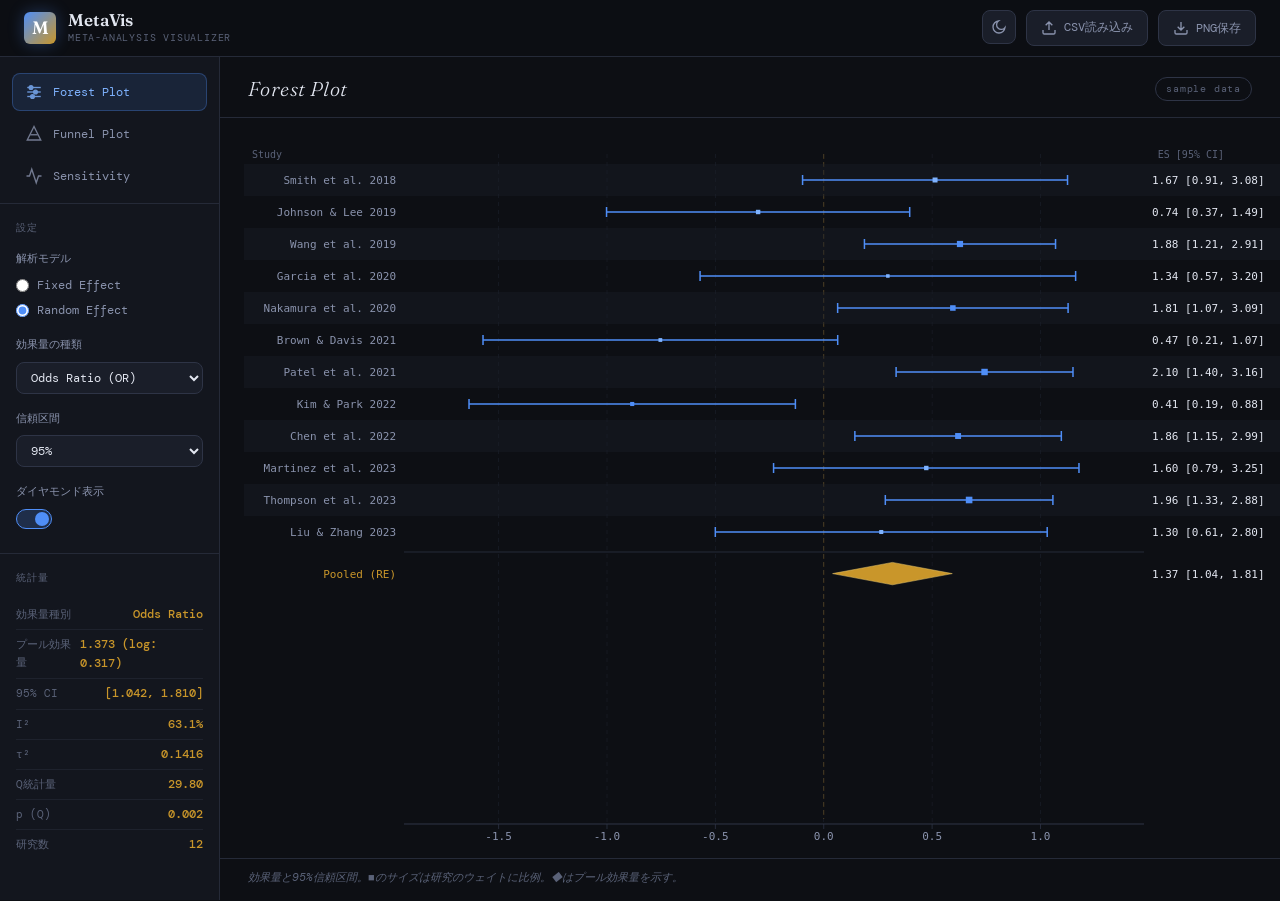
<file: metaanalysisviewer/index.html>
<!DOCTYPE html>
<html lang="ja" data-theme="dark">
<head>
  <meta charset="UTF-8">
  <meta name="viewport" content="width=device-width, initial-scale=1.0">
  <title>MetaVis — Meta-Analysis Visualizer</title>
  <link rel="stylesheet" href="style.css">
  <link rel="preconnect" href="https://fonts.googleapis.com">
  <link href="https://fonts.googleapis.com/css2?family=DM+Mono:ital,wght@0,300;0,400;0,500;1,300&family=Fraunces:ital,opsz,wght@0,9..144,300;0,9..144,600;1,9..144,300&display=swap" rel="stylesheet">
</head>
<body>
  <div class="noise-overlay"></div>

  <header>
    <div class="header-inner">
      <div class="logo">
        <span class="logo-mark">M</span>
        <div class="logo-text">
          <span class="logo-title">MetaVis</span>
          <span class="logo-sub">Meta-Analysis Visualizer</span>
        </div>
      </div>
      <div class="header-controls">
        <button class="theme-toggle" id="themeToggle" title="ライト/ダーク切替">
          <!-- moon icon (shown in dark mode) -->
          <svg id="iconMoon" width="16" height="16" viewBox="0 0 24 24" fill="none" stroke="currentColor" stroke-width="2">
            <path d="M21 12.79A9 9 0 1111.21 3a7 7 0 109.79 9.79z"/>
          </svg>
          <!-- sun icon (shown in light mode, hidden by default) -->
          <svg id="iconSun" width="16" height="16" viewBox="0 0 24 24" fill="none" stroke="currentColor" stroke-width="2" style="display:none">
            <circle cx="12" cy="12" r="5"/>
            <line x1="12" y1="1" x2="12" y2="3"/><line x1="12" y1="21" x2="12" y2="23"/>
            <line x1="4.22" y1="4.22" x2="5.64" y2="5.64"/><line x1="18.36" y1="18.36" x2="19.78" y2="19.78"/>
            <line x1="1" y1="12" x2="3" y2="12"/><line x1="21" y1="12" x2="23" y2="12"/>
            <line x1="4.22" y1="19.78" x2="5.64" y2="18.36"/><line x1="18.36" y1="5.64" x2="19.78" y2="4.22"/>
          </svg>
        </button>
        <label class="file-upload-btn" for="csvInput">
          <svg width="16" height="16" viewBox="0 0 24 24" fill="none" stroke="currentColor" stroke-width="2">
            <path d="M21 15v4a2 2 0 01-2 2H5a2 2 0 01-2-2v-4M17 8l-5-5-5 5M12 3v12"/>
          </svg>
          CSV読み込み
        </label>
        <input type="file" id="csvInput" accept=".csv" hidden>
        <button class="export-btn" id="exportBtn">
          <svg width="16" height="16" viewBox="0 0 24 24" fill="none" stroke="currentColor" stroke-width="2">
            <path d="M21 15v4a2 2 0 01-2 2H5a2 2 0 01-2-2v-4M7 10l5 5 5-5M12 15V3"/>
          </svg>
          PNG保存
        </button>
      </div>
    </div>
  </header>

  <main>
    <aside class="sidebar">
      <nav class="tab-nav">
        <button class="tab-btn active" data-tab="forest">
          <span class="tab-icon">
            <svg width="18" height="18" viewBox="0 0 24 24" fill="none" stroke="currentColor" stroke-width="1.8">
              <line x1="3" y1="6" x2="21" y2="6"/><line x1="3" y1="12" x2="21" y2="12"/><line x1="3" y1="18" x2="21" y2="18"/>
              <circle cx="8" cy="6" r="2.5" fill="currentColor"/><circle cx="14" cy="12" r="2.5" fill="currentColor"/><circle cx="10" cy="18" r="2.5" fill="currentColor"/>
            </svg>
          </span>
          <span>Forest Plot</span>
        </button>
        <button class="tab-btn" data-tab="funnel">
          <span class="tab-icon">
            <svg width="18" height="18" viewBox="0 0 24 24" fill="none" stroke="currentColor" stroke-width="1.8">
              <path d="M12 2L3 20h18L12 2z"/>
              <line x1="7" y1="13" x2="17" y2="13"/>
            </svg>
          </span>
          <span>Funnel Plot</span>
        </button>
        <button class="tab-btn" data-tab="sensitivity">
          <span class="tab-icon">
            <svg width="18" height="18" viewBox="0 0 24 24" fill="none" stroke="currentColor" stroke-width="1.8">
              <polyline points="22 12 18 12 15 21 9 3 6 12 2 12"/>
            </svg>
          </span>
          <span>Sensitivity</span>
        </button>
      </nav>

      <div class="settings-panel">
        <h3 class="settings-title">設定</h3>

        <div class="setting-group">
          <label>解析モデル</label>
          <div class="radio-group">
            <label class="radio-label">
              <input type="radio" name="model" value="fixed" id="fixedModel">
              <span>Fixed Effect</span>
            </label>
            <label class="radio-label">
              <input type="radio" name="model" value="random" id="randomModel" checked>
              <span>Random Effect</span>
            </label>
          </div>
        </div>

        <div class="setting-group">
          <label>効果量の種類</label>
          <select id="effectMeasure">
            <option value="OR">Odds Ratio (OR)</option>
            <option value="RR">Risk Ratio (RR)</option>
            <option value="RD">Risk Difference (RD)</option>
          </select>
        </div>

        <div class="setting-group" id="forestSettings">
          <label>信頼区間</label>
          <select id="ciLevel">
            <option value="1.96">95%</option>
            <option value="1.645">90%</option>
            <option value="2.576">99%</option>
          </select>
        </div>

        <div class="setting-group">
          <label>ダイヤモンド表示</label>
          <label class="toggle">
            <input type="checkbox" id="showDiamond" checked>
            <span class="toggle-slider"></span>
          </label>
        </div>

        <div class="setting-group" id="sensitivitySettings" style="display:none">
          <label>除外閾値 (SE)</label>
          <input type="range" id="seThreshold" min="0.1" max="0.5" step="0.01" value="0.3">
          <span id="seThresholdVal">0.30</span>
        </div>
      </div>

      <div class="stats-panel" id="statsPanel">
        <h3 class="settings-title">統計量</h3>
        <div class="stat-row"><span class="stat-label">効果量種別</span><span class="stat-value" id="statMeasure">—</span></div>
        <div class="stat-row"><span class="stat-label">プール効果量</span><span class="stat-value" id="statPooled">—</span></div>
        <div class="stat-row"><span class="stat-label">95% CI</span><span class="stat-value" id="statCI">—</span></div>
        <div class="stat-row"><span class="stat-label">I²</span><span class="stat-value" id="statI2">—</span></div>
        <div class="stat-row"><span class="stat-label">τ²</span><span class="stat-value" id="statTau2">—</span></div>
        <div class="stat-row"><span class="stat-label">Q統計量</span><span class="stat-value" id="statQ">—</span></div>
        <div class="stat-row"><span class="stat-label">p (Q)</span><span class="stat-value" id="statPQ">—</span></div>
        <div class="stat-row"><span class="stat-label">研究数</span><span class="stat-value" id="statN">—</span></div>
      </div>
    </aside>

    <section class="canvas-area">
      <div class="canvas-header">
        <h2 class="plot-title" id="plotTitle">Forest Plot</h2>
        <span class="data-badge" id="dataBadge">sample data</span>
      </div>
      <div class="canvas-wrapper">
        <canvas id="plotCanvas"></canvas>
        <div class="tooltip" id="tooltip"></div>
      </div>
      <div class="canvas-footer">
        <p class="footnote" id="footnote">効果量と95%信頼区間。■のサイズは研究のウェイトに比例。◆はプール効果量を示す。</p>
      </div>
    </section>
  </main>

  <script src="script.js"></script>
</body>
</html>
</file>
<file: metaanalysisCsvBuilder/style.css>
@import url('https://fonts.googleapis.com/css2?family=IBM+Plex+Mono:wght@400;500&family=DM+Sans:wght@400;500;600;700&display=swap');

:root {
  --font-sans: 'DM Sans', sans-serif;
  --font-mono: 'IBM Plex Mono', monospace;
  --radius:    5px;
  --radius-lg: 10px;
  --trans:     0.15s ease;
}

[data-theme="dark"] {
  --bg:        #0e1117;
  --surface:   #161b27;
  --surface2:  #1e2536;
  --border:    #252d42;
  --border2:   #313d57;
  --text:      #dde3f0;
  --text2:     #7a8aa8;
  --text3:     #424f6a;
  --accent:    #4f86f7;
  --accent-bg: rgba(79,134,247,.12);
  --accent2:   #2fd4a4;
  --danger:    #e85c5c;
  --danger-bg: rgba(232,92,92,.1);
  --exc-bg:    rgba(255,255,255,.015);
  --exc-text:  #3a4460;
  --row-hover: rgba(79,134,247,.05);
  --shadow:    0 8px 32px rgba(0,0,0,.55);
  --logo-color:#4f86f7;
  --resize-handle: rgba(79,134,247,.5);
}

[data-theme="light"] {
  --bg:        #f4f6fb;
  --surface:   #ffffff;
  --surface2:  #edf0f8;
  --border:    #dde2ef;
  --border2:   #c8cedf;
  --text:      #1a2035;
  --text2:     #5a6582;
  --text3:     #9aa3ba;
  --accent:    #3a72e8;
  --accent-bg: rgba(58,114,232,.1);
  --accent2:   #0fb885;
  --danger:    #d94040;
  --danger-bg: rgba(217,64,64,.09);
  --exc-bg:    rgba(0,0,0,.018);
  --exc-text:  #b0b8cc;
  --row-hover: rgba(58,114,232,.04);
  --shadow:    0 4px 20px rgba(0,0,0,.12);
  --logo-color:#3a72e8;
  --resize-handle: rgba(58,114,232,.5);
}

*, *::before, *::after { box-sizing: border-box; margin: 0; padding: 0; }

body {
  font-family: var(--font-sans);
  background: var(--bg);
  color: var(--text);
  font-size: 13px;
  line-height: 1.5;
  height: 100vh;
  overflow: hidden;
  transition: background var(--trans), color var(--trans);
}

#app { display: flex; flex-direction: column; height: 100vh; }

/* ── Header ── */
header {
  display: flex; align-items: center; justify-content: space-between;
  gap: 12px; padding: 0 16px; height: 52px;
  background: var(--surface); border-bottom: 1px solid var(--border);
  flex-shrink: 0; position: relative; z-index: 20;
}
.header-left  { display: flex; align-items: center; gap: 14px; flex-shrink: 0; }
.header-center{ position: absolute; left: 50%; transform: translateX(-50%); }
.header-right { display: flex; align-items: center; gap: 6px; flex-shrink: 0; }

.logo { display: flex; align-items: center; gap: 7px; color: var(--logo-color); }
.logo-text { font-size: 15px; font-weight: 700; color: var(--text); letter-spacing: -.3px; }

.storage-status { display: flex; align-items: center; gap: 5px; color: var(--text2); font-size: 11px; font-family: var(--font-mono); }
.status-dot { width: 6px; height: 6px; border-radius: 50%; background: var(--text3); transition: background .4s, box-shadow .4s; }
.status-dot.active { background: var(--accent2); box-shadow: 0 0 6px var(--accent2); }

.filter-group { display: flex; gap: 1px; background: var(--surface2); border: 1px solid var(--border); border-radius: var(--radius); padding: 2px; }
.filter-btn { padding: 4px 11px; border-radius: 3px; border: none; background: transparent; color: var(--text2); font-family: var(--font-sans); font-size: 12px; font-weight: 600; cursor: pointer; transition: all var(--trans); white-space: nowrap; }
.filter-btn:hover { color: var(--text); }
.filter-btn.active { background: var(--accent-bg); color: var(--accent); }

.icon-btn { display: flex; align-items: center; justify-content: center; width: 30px; height: 30px; border-radius: var(--radius); border: 1px solid transparent; background: transparent; color: var(--text2); cursor: pointer; transition: all var(--trans); }
.icon-btn:hover:not(:disabled) { background: var(--surface2); color: var(--text); border-color: var(--border); }
.icon-btn:disabled { opacity: .3; cursor: default; }

.sep { width: 1px; height: 20px; background: var(--border); margin: 0 2px; flex-shrink: 0; }

.hdr-btn { display: inline-flex; align-items: center; gap: 5px; padding: 5px 11px; border-radius: var(--radius); border: 1px solid var(--border); background: var(--surface2); color: var(--text2); font-family: var(--font-sans); font-size: 12px; font-weight: 600; cursor: pointer; transition: all var(--trans); white-space: nowrap; text-decoration: none; }
.hdr-btn:hover { color: var(--text); border-color: var(--border2); }

.export-group { display: flex; border-radius: var(--radius); overflow: hidden; border: 1px solid var(--border); }
.export-main { border: none; border-radius: 0; }
.export-inc  { border: none; border-left: 1px solid var(--border); border-radius: 0; font-size: 11px; padding: 5px 9px; color: var(--text3); }
.export-main:hover { color: var(--accent2); }
.export-inc:hover  { color: var(--accent); }

.add-btn { background: var(--accent); color: #fff; border-color: var(--accent); }
.add-btn:hover { filter: brightness(1.12); color: #fff; }
.add-col-btn { color: var(--accent2); border-color: var(--accent2); background: rgba(47,212,164,.08); font-size: 11px; padding: 4px 9px; }
.add-col-btn:hover { background: rgba(47,212,164,.16); color: var(--accent2); }

/* ── Column Name Bar ── */
.col-name-bar {
  display: flex; align-items: center; gap: 8px; padding: 5px 16px;
  background: var(--surface); border-bottom: 1px solid var(--border);
  flex-shrink: 0; flex-wrap: wrap;
}
.col-label { font-size: 10px; font-weight: 700; color: var(--text3); text-transform: uppercase; letter-spacing: .8px; white-space: nowrap; }
.col-name-inputs { display: flex; gap: 6px; flex-wrap: wrap; }
.col-name-item { display: flex; align-items: center; gap: 4px; }
.col-orig { font-family: var(--font-mono); font-size: 11px; color: var(--text3); }
.arr { font-size: 10px; color: var(--text3); }
.col-name-item input { width: 80px; padding: 3px 7px; background: var(--bg); border: 1px solid var(--border); border-radius: 4px; color: var(--text); font-family: var(--font-mono); font-size: 11px; transition: border-color var(--trans); }
.col-name-item input:focus { outline: none; border-color: var(--accent); }
/* custom col item extras */
.col-name-item .del-col-btn { background: transparent; border: none; color: var(--text3); cursor: pointer; font-size: 12px; padding: 0 2px; opacity: .5; transition: all var(--trans); }
.col-name-item .del-col-btn:hover { color: var(--danger); opacity: 1; }
.reset-col-btn { padding: 3px 9px; border-radius: 4px; border: 1px solid var(--border); background: transparent; color: var(--text3); font-size: 11px; cursor: pointer; transition: all var(--trans); white-space: nowrap; }
.reset-col-btn:hover { color: var(--text); border-color: var(--border2); }

/* ── Table ── */
.table-wrapper { flex: 1; overflow: hidden; display: flex; flex-direction: column; }
.table-scroll  { flex: 1; overflow: auto; }

table { border-collapse: collapse; table-layout: fixed; }
/* Width managed via colgroup cols in JS */

thead { position: sticky; top: 0; z-index: 10; }

th {
  background: var(--surface); color: var(--text2);
  font-size: 10px; font-weight: 700; letter-spacing: .6px; text-transform: uppercase;
  padding: 8px 10px; text-align: left;
  border-bottom: 1px solid var(--border); border-right: 1px solid var(--border);
  white-space: nowrap; overflow: hidden;
  position: relative; user-select: none;
  transition: background var(--trans);
}
th:last-child { border-right: none; }

/* ── Column resize handle ── */
.col-resize {
  position: absolute; right: 0; top: 0; bottom: 0;
  width: 6px; cursor: col-resize;
  display: flex; align-items: center; justify-content: center;
}
.col-resize::after {
  content: ''; width: 2px; height: 60%;
  background: transparent; border-radius: 2px;
  transition: background var(--trans);
}
th:hover .col-resize::after,
.col-resize.active::after { background: var(--resize-handle); }

td {
  padding: 6px 10px;
  border-bottom: 1px solid var(--border); border-right: 1px solid var(--border);
  vertical-align: middle; overflow: hidden;
  transition: background var(--trans);
}
td:last-child { border-right: none; }

tbody tr { transition: background var(--trans); }
tbody tr:hover { background: var(--row-hover); }
tbody tr.excluded { background: var(--exc-bg); }
tbody tr.excluded td { color: var(--exc-text); }
tbody tr.excluded .cell-input { color: var(--exc-text); }

/* Row number cell */
.td-rownum {
  font-family: var(--font-mono); font-size: 11px; color: var(--text3);
  text-align: center; cursor: pointer; user-select: none;
  transition: color var(--trans), background var(--trans);
}
tbody tr:hover .td-rownum { color: var(--accent); background: var(--accent-bg); }

/* Cell inputs */
.cell-input { width: 100%; background: transparent; border: none; outline: none; color: var(--text); font-family: var(--font-sans); font-size: 13px; padding: 0; transition: color var(--trans); }
.cell-input::placeholder { color: var(--text3); }
.cell-mono { font-family: var(--font-mono); font-size: 12px; text-align: right; }

/* URL cell */
.url-cell { display: flex; align-items: center; gap: 4px; }
.url-cell input { flex: 1; min-width: 0; }
.url-open { display: none; flex-shrink: 0; width: 20px; height: 20px; border-radius: 3px; background: var(--accent-bg); color: var(--accent); text-decoration: none; font-size: 11px; align-items: center; justify-content: center; }
.url-open.visible { display: flex; }
.url-open:hover { filter: brightness(1.2); }

.inc-wrap { display: flex; justify-content: center; align-items: center; }
.inc-check { width: 14px; height: 14px; cursor: pointer; accent-color: var(--accent); }

.order-btns { display: flex; gap: 3px; justify-content: center; }
.order-btn { background: transparent; border: 1px solid var(--border); color: var(--text3); width: 24px; height: 22px; border-radius: 3px; cursor: pointer; font-size: 9px; display: flex; align-items: center; justify-content: center; transition: all var(--trans); }
.order-btn:hover:not(:disabled) { background: var(--surface2); color: var(--text); border-color: var(--border2); }
.order-btn:disabled { opacity: .25; cursor: default; }

.act-btns { display: flex; gap: 2px; justify-content: center; opacity: 0; transition: opacity var(--trans); }
tbody tr:hover .act-btns { opacity: 1; }
.act-btn { background: transparent; border: none; color: var(--text3); width: 26px; height: 24px; border-radius: 3px; cursor: pointer; font-size: 12px; display: flex; align-items: center; justify-content: center; transition: all var(--trans); }
.act-btn.clone:hover { background: var(--accent-bg); color: var(--accent); }
.act-btn.del:hover   { background: var(--danger-bg);  color: var(--danger); }

/* ── Empty state ── */
.empty-state { display: none; flex-direction: column; align-items: center; justify-content: center; padding: 80px 20px; color: var(--text3); text-align: center; }
.empty-state.visible { display: flex; }
.empty-icon { margin-bottom: 16px; opacity: .4; }
.empty-title { font-size: 15px; font-weight: 600; color: var(--text2); margin-bottom: 6px; }
.empty-sub { font-size: 12px; }

/* ══════════════════════════════════════
   Record Panel
══════════════════════════════════════ */
.rec-overlay {
  position: fixed; inset: 0; z-index: 50;
  background: rgba(0,0,0,.5); backdrop-filter: blur(6px);
  display: flex; align-items: stretch; justify-content: flex-end;
}
.rec-overlay[hidden] { display: none; }

.rec-panel {
  width: min(720px, 95vw);
  background: var(--surface);
  border-left: 1px solid var(--border2);
  display: flex; flex-direction: column;
  box-shadow: -8px 0 40px rgba(0,0,0,.4);
  animation: slideRight .2s ease;
  overflow: hidden;
}
@keyframes slideRight { from { transform: translateX(40px); opacity: 0; } to { transform: none; opacity: 1; } }

.rec-header {
  display: flex; align-items: center; gap: 12px;
  padding: 14px 20px; border-bottom: 1px solid var(--border);
  flex-shrink: 0; flex-wrap: wrap;
}
.rec-nav { display: flex; align-items: center; gap: 6px; flex-shrink: 0; }
.rec-nav-btn { display: flex; align-items: center; justify-content: center; width: 28px; height: 28px; border-radius: var(--radius); border: 1px solid var(--border); background: var(--surface2); color: var(--text2); cursor: pointer; transition: all var(--trans); }
.rec-nav-btn:hover:not(:disabled) { color: var(--text); border-color: var(--border2); }
.rec-nav-btn:disabled { opacity: .25; cursor: default; }
.rec-pos { font-family: var(--font-mono); font-size: 11px; color: var(--text3); min-width: 44px; text-align: center; }

.rec-title-wrap { display: flex; align-items: center; gap: 8px; flex: 1; min-width: 0; }
.rec-title { font-size: 15px; font-weight: 700; overflow: hidden; text-overflow: ellipsis; white-space: nowrap; }
.rec-dirty { font-size: 11px; color: var(--danger); white-space: nowrap; }

.rec-header-right { display: flex; align-items: center; gap: 8px; flex-shrink: 0; }
.rec-meta { font-family: var(--font-mono); font-size: 10px; color: var(--text3); line-height: 1.6; white-space: nowrap; }
.rec-save-btn { display: flex; align-items: center; gap: 6px; padding: 7px 14px; border-radius: var(--radius); border: none; background: var(--accent); color: #fff; font-family: var(--font-sans); font-size: 12px; font-weight: 600; cursor: pointer; transition: filter var(--trans); }
.rec-save-btn:hover { filter: brightness(1.12); }
.rec-save-btn kbd { font-family: var(--font-mono); font-size: 10px; opacity: .7; background: rgba(255,255,255,.15); border-radius: 3px; padding: 1px 4px; }

.rec-body { flex: 1; overflow-y: auto; padding: 20px; display: flex; flex-direction: column; gap: 16px; }

.rec-row { display: flex; gap: 12px; flex-wrap: wrap; }
.rec-field { display: flex; flex-direction: column; gap: 5px; min-width: 120px; }
.rec-field-sm   { flex: 0 0 auto; }
.rec-field-grow { flex: 1; min-width: 200px; }
.rec-field-full { flex: 1 1 100%; }
.rec-field > label { font-size: 10px; font-weight: 700; color: var(--text3); text-transform: uppercase; letter-spacing: .6px; }

.rf-input {
  background: var(--bg); border: 1px solid var(--border);
  border-radius: var(--radius); padding: 8px 10px;
  color: var(--text); font-family: var(--font-sans); font-size: 13px;
  transition: border-color var(--trans);
  width: 100%;
}
.rf-input:focus { outline: none; border-color: var(--accent); }
.rf-mono { font-family: var(--font-mono); }

.rf-textarea {
  background: var(--bg); border: 1px solid var(--border);
  border-radius: var(--radius); padding: 8px 10px;
  color: var(--text); font-family: var(--font-sans); font-size: 13px;
  line-height: 1.6; resize: vertical; min-height: 100px;
  transition: border-color var(--trans); width: 100%;
}
.rf-textarea:focus { outline: none; border-color: var(--accent); }

.rf-url-row { display: flex; gap: 6px; }
.rf-url-row .rf-input { flex: 1; }
.rf-url-open { display: flex; align-items: center; gap: 4px; padding: 8px 12px; border-radius: var(--radius); border: 1px solid var(--border); background: var(--surface2); color: var(--text2); text-decoration: none; font-size: 12px; font-weight: 600; white-space: nowrap; transition: all var(--trans); }
.rf-url-open:hover { color: var(--accent); border-color: var(--accent); }

/* Toggle switch */
.toggle-wrap { display: flex; align-items: center; gap: 8px; cursor: pointer; }
.toggle-wrap input { display: none; }
.toggle { width: 32px; height: 18px; border-radius: 9px; background: var(--border2); position: relative; transition: background var(--trans); flex-shrink: 0; }
.toggle::after { content: ''; position: absolute; width: 12px; height: 12px; border-radius: 50%; background: #fff; top: 3px; left: 3px; transition: transform var(--trans); }
.toggle-wrap input:checked ~ .toggle { background: var(--accent); }
.toggle-wrap input:checked ~ .toggle::after { transform: translateX(14px); }
.toggle-label { font-size: 13px; color: var(--text2); }

/* ── Modals ── */
.modal-overlay { position: fixed; inset: 0; background: rgba(0,0,0,.6); backdrop-filter: blur(4px); z-index: 100; display: flex; align-items: center; justify-content: center; padding: 20px; }
.modal-overlay[hidden] { display: none; }

.modal { background: var(--surface); border: 1px solid var(--border2); border-radius: var(--radius-lg); width: 100%; max-width: 380px; box-shadow: var(--shadow); overflow: hidden; animation: slideUp .18s ease; }
@keyframes slideUp { from { transform: translateY(12px); opacity: 0; } to { transform: none; opacity: 1; } }

.modal-header { padding: 18px 20px 14px; border-bottom: 1px solid var(--border); }
.modal-title  { font-size: 14px; font-weight: 700; }
.modal-body   { padding: 16px 20px; }
.confirm-msg  { font-size: 13px; color: var(--text2); line-height: 1.6; }
.modal-footer { display: flex; gap: 8px; justify-content: flex-end; padding: 14px 20px; border-top: 1px solid var(--border); }
.field-group  { display: flex; flex-direction: column; gap: 5px; }
.field-group label { font-size: 11px; font-weight: 600; color: var(--text3); }
.field-group select { background: var(--bg); border: 1px solid var(--border); border-radius: var(--radius); color: var(--text); font-family: var(--font-sans); font-size: 13px; padding: 7px 10px; transition: border-color var(--trans); }
.field-group select:focus { outline: none; border-color: var(--accent); }

.btn-cancel  { padding: 7px 14px; border-radius: var(--radius); border: 1px solid var(--border); background: var(--surface2); color: var(--text2); font-family: var(--font-sans); font-size: 12px; font-weight: 600; cursor: pointer; transition: all var(--trans); }
.btn-cancel:hover { color: var(--text); }
.btn-danger  { padding: 7px 14px; border-radius: var(--radius); border: none; background: var(--danger); color: #fff; font-family: var(--font-sans); font-size: 12px; font-weight: 600; cursor: pointer; transition: filter var(--trans); }
.btn-danger:hover { filter: brightness(1.1); }
.btn-primary { padding: 7px 14px; border-radius: var(--radius); border: none; background: var(--accent); color: #fff; font-family: var(--font-sans); font-size: 12px; font-weight: 600; cursor: pointer; transition: filter var(--trans); }
.btn-primary:hover { filter: brightness(1.1); }

.icon-btn.danger-btn:hover:not(:disabled) { background: var(--danger-bg); color: var(--danger); border-color: var(--danger); }

/* Import mode dialog */
.import-mode-btns { display: flex; gap: 10px; margin-top: 14px; }
.import-mode-btn {
  flex: 1; display: flex; flex-direction: column; align-items: center; gap: 4px;
  padding: 14px 10px; border-radius: var(--radius-lg);
  border: 1px solid var(--border2); background: var(--surface2);
  cursor: pointer; transition: all var(--trans); text-align: center;
}
.import-mode-btn:hover { border-color: var(--accent); background: var(--accent-bg); }
.import-mode-btn:hover .imb-icon { color: var(--accent); }
.imb-icon  { font-size: 20px; color: var(--text2); line-height: 1; }
.imb-title { font-size: 13px; font-weight: 700; color: var(--text); }
.imb-desc  { font-size: 11px; color: var(--text3); line-height: 1.4; }
.modal-wide { max-width: min(1200px, 97vw) !important; width: min(1200px, 97vw) !important; }
.export-html-btn { color: var(--accent2); border-color: rgba(47,212,164,.4); background: rgba(47,212,164,.07); font-size: 11px; padding: 5px 10px; border-left: 1px solid var(--border) !important; }
.export-html-btn:hover { background: rgba(47,212,164,.16); color: var(--accent2); }

/* ── HTML Preview dialog layout ── */
.html-preview-header {
  display: flex; align-items: center; justify-content: space-between;
  flex-wrap: wrap; gap: 8px;
}
.html-preview-actions { display: flex; gap: 8px; align-items: center; flex-shrink: 0; }

.html-preview-body {
  display: flex;
  height: 72vh;
  min-height: 400px;
  overflow: hidden;
}

/* settings sidebar */
.html-preview-settings {
  width: 200px;
  flex-shrink: 0;
  border-right: 1px solid var(--border);
  overflow-y: auto;
  padding: 12px 0;
  background: var(--surface2);
}
.settings-section {
  padding: 10px 14px;
  border-bottom: 1px solid var(--border);
}
.settings-section:last-child { border-bottom: none; }
.settings-section-title {
  font-size: 10px; font-weight: 700; color: var(--text3);
  text-transform: uppercase; letter-spacing: .7px;
  margin-bottom: 8px;
  display: flex; align-items: center; justify-content: space-between;
}
.settings-check {
  display: flex; align-items: center; gap: 7px;
  font-size: 12px; color: var(--text2); cursor: pointer;
  padding: 3px 0;
}
.settings-check input { accent-color: var(--accent); cursor: pointer; }
.settings-radio-group { display: flex; flex-direction: column; gap: 5px; }
.settings-radio {
  display: flex; align-items: center; gap: 7px;
  font-size: 12px; color: var(--text2); cursor: pointer;
}
.settings-radio input { accent-color: var(--accent); cursor: pointer; }

/* column checkboxes */
.col-toggle-all { display: flex; gap: 4px; }
.col-mini-btn {
  padding: 1px 6px; border-radius: 3px; font-size: 10px; font-weight: 600;
  border: 1px solid var(--border); background: transparent;
  color: var(--text3); cursor: pointer; transition: all var(--trans);
}
.col-mini-btn:hover { color: var(--accent); border-color: var(--accent); }
.col-checks { display: flex; flex-direction: column; gap: 1px; }
.col-check-item {
  display: flex; align-items: center; gap: 7px;
  font-size: 12px; color: var(--text2); cursor: pointer;
  padding: 4px 0; border-radius: 3px;
  transition: color var(--trans);
}
.col-check-item:hover { color: var(--text); }
.col-check-item input { accent-color: var(--accent); cursor: pointer; flex-shrink: 0; }
.col-check-item .col-check-label {
  overflow: hidden; text-overflow: ellipsis; white-space: nowrap;
  max-width: 130px;
}
.col-check-item.required { opacity: .5; pointer-events: none; }
.col-check-item.required .col-check-label::after { content: ' *'; font-size: 9px; }

/* iframe */
#htmlPreviewFrame {
  flex: 1;
  border: none;
  background: #fff;
  display: block;
}

.toast { position: fixed; bottom: 20px; left: 50%; transform: translateX(-50%); background: var(--surface2); border: 1px solid var(--border2); color: var(--text); padding: 9px 18px; border-radius: 100px; font-size: 12px; font-weight: 500; box-shadow: var(--shadow); z-index: 200; white-space: nowrap; animation: fadeToast .2s ease; }
.toast[hidden] { display: none; }
.toast.ok  { border-color: var(--accent2); color: var(--accent2); }
.toast.err { border-color: var(--danger);  color: var(--danger);  }
@keyframes fadeToast { from { opacity:0; transform: translateX(-50%) translateY(6px); } to { opacity:1; transform: translateX(-50%); } }

::-webkit-scrollbar { width: 6px; height: 6px; }
::-webkit-scrollbar-track { background: transparent; }
::-webkit-scrollbar-thumb { background: var(--border2); border-radius: 3px; }
::-webkit-scrollbar-thumb:hover { background: var(--text3); }
</file>
<file: metaanalysisviewer/style.css>
/* ===== RESET & BASE ===== */
*, *::before, *::after { box-sizing: border-box; margin: 0; padding: 0; }

/* ── Dark theme (default) ── */
:root {
  --bg:        #0d0f14;
  --bg2:       #13161e;
  --bg3:       #1a1e29;
  --border:    #252a38;
  --border2:   #2e3446;
  --text:      #e2e6f0;
  --text2:     #8a93ad;
  --text3:     #5a6278;
  --accent:    #4f8ef7;
  --accent2:   #7fb3ff;
  --gold:      #c9962a;
  --danger:    #f07070;
  --success:   #3ab87a;
  --font-mono: 'DM Mono', monospace;
  --font-serif:'Fraunces', Georgia, serif;
  --radius:    8px;
  --shadow:    0 4px 24px rgba(0,0,0,0.5);
  --canvas-row-alt: rgba(26,30,41,0.4);
  --canvas-grid:    rgba(37,42,56,0.8);
  --canvas-zero:    rgba(201,150,42,0.3);
  --canvas-funnel:  rgba(79,142,247,0.04);
}

/* ── Light theme ── */
[data-theme="light"] {
  --bg:        #f5f6f8;
  --bg2:       #ffffff;
  --bg3:       #eef0f5;
  --border:    #dde0e8;
  --border2:   #c8ccd8;
  --text:      #1a1d27;
  --text2:     #4a5068;
  --text3:     #8a90a8;
  --accent:    #2c6ef2;
  --accent2:   #1a56d6;
  --gold:      #a06c10;
  --danger:    #c93030;
  --success:   #1f8a52;
  --shadow:    0 4px 24px rgba(0,0,0,0.12);
  --canvas-row-alt: rgba(220,224,235,0.35);
  --canvas-grid:    rgba(180,185,200,0.7);
  --canvas-zero:    rgba(160,108,16,0.25);
  --canvas-funnel:  rgba(44,110,242,0.05);
}

html, body {
  height: 100%;
  background: var(--bg);
  color: var(--text);
  font-family: var(--font-mono);
  font-size: 13px;
  line-height: 1.6;
  overflow: hidden;
}

/* ===== NOISE TEXTURE ===== */
.noise-overlay {
  position: fixed; inset: 0; z-index: 0; pointer-events: none;
  background-image: url("data:image/svg+xml,%3Csvg viewBox='0 0 256 256' xmlns='http://www.w3.org/2000/svg'%3E%3Cfilter id='n'%3E%3CfeTurbulence type='fractalNoise' baseFrequency='0.9' numOctaves='4' stitchTiles='stitch'/%3E%3C/filter%3E%3Crect width='100%25' height='100%25' filter='url(%23n)' opacity='0.04'/%3E%3C/svg%3E");
  opacity: 0.4;
}

/* ===== HEADER ===== */
header {
  position: relative; z-index: 10;
  border-bottom: 1px solid var(--border);
  background: color-mix(in srgb, var(--bg) 95%, transparent);
  backdrop-filter: blur(12px);
}

.header-inner {
  display: flex; align-items: center; justify-content: space-between;
  padding: 0 24px;
  height: 56px;
}

.logo { display: flex; align-items: center; gap: 12px; }

.logo-mark {
  width: 32px; height: 32px;
  background: linear-gradient(135deg, var(--accent), var(--gold));
  border-radius: 6px;
  display: flex; align-items: center; justify-content: center;
  font-family: var(--font-serif);
  font-size: 18px; font-weight: 600;
  color: #fff;
  box-shadow: 0 0 16px rgba(79,142,247,0.3);
}

.logo-title {
  font-family: var(--font-serif);
  font-size: 17px; font-weight: 600;
  color: var(--text);
  display: block; line-height: 1.2;
}

.logo-sub {
  font-size: 10px; color: var(--text3);
  letter-spacing: 0.08em; text-transform: uppercase;
  display: block;
}

.header-controls { display: flex; gap: 10px; }

.file-upload-btn, .export-btn {
  display: flex; align-items: center; gap: 7px;
  padding: 7px 14px;
  border: 1px solid var(--border2);
  border-radius: var(--radius);
  background: var(--bg3);
  color: var(--text2);
  font-family: var(--font-mono);
  font-size: 12px;
  cursor: pointer;
  transition: all 0.2s;
  text-decoration: none;
}

.file-upload-btn:hover, .export-btn:hover {
  border-color: var(--accent);
  color: var(--accent);
  background: rgba(79,142,247,0.08);
}

/* ===== MAIN LAYOUT ===== */
main {
  display: flex;
  height: calc(100vh - 56px);
  position: relative; z-index: 1;
}

/* ===== SIDEBAR ===== */
.sidebar {
  width: 220px;
  min-width: 220px;
  border-right: 1px solid var(--border);
  background: var(--bg2);
  display: flex;
  flex-direction: column;
  overflow-y: auto;
}

.tab-nav {
  padding: 16px 12px 8px;
  display: flex;
  flex-direction: column;
  gap: 4px;
}

.tab-btn {
  display: flex; align-items: center; gap: 10px;
  padding: 9px 12px;
  border: 1px solid transparent;
  border-radius: var(--radius);
  background: transparent;
  color: var(--text2);
  font-family: var(--font-mono);
  font-size: 12px;
  cursor: pointer;
  transition: all 0.18s;
  text-align: left;
}

.tab-btn:hover {
  background: var(--bg3);
  color: var(--text);
}

.tab-btn.active {
  background: rgba(79,142,247,0.12);
  border-color: rgba(79,142,247,0.3);
  color: var(--accent2);
}

.tab-icon { opacity: 0.8; display: flex; align-items: center; }

/* ===== SETTINGS PANEL ===== */
.settings-panel {
  padding: 16px 16px 8px;
  border-top: 1px solid var(--border);
}

.settings-title {
  font-size: 10px;
  font-weight: 500;
  letter-spacing: 0.12em;
  text-transform: uppercase;
  color: var(--text3);
  margin-bottom: 14px;
}

.setting-group {
  margin-bottom: 16px;
}

.setting-group > label:first-child {
  display: block;
  font-size: 11px;
  color: var(--text2);
  margin-bottom: 8px;
}

.radio-group {
  display: flex;
  flex-direction: column;
  gap: 6px;
}

.radio-label {
  display: flex;
  align-items: center;
  gap: 8px;
  cursor: pointer;
  color: var(--text2);
  font-size: 12px;
  transition: color 0.15s;
}

.radio-label:hover { color: var(--text); }

.radio-label input[type="radio"] {
  accent-color: var(--accent);
}

select {
  width: 100%;
  padding: 6px 10px;
  background: var(--bg3);
  border: 1px solid var(--border2);
  border-radius: var(--radius);
  color: var(--text);
  font-family: var(--font-mono);
  font-size: 12px;
  cursor: pointer;
  outline: none;
  transition: border-color 0.2s;
}

select:focus { border-color: var(--accent); }

/* Toggle */
.toggle { display: flex; align-items: center; cursor: pointer; }
.toggle input { display: none; }
.toggle-slider {
  width: 36px; height: 20px;
  background: var(--bg3);
  border: 1px solid var(--border2);
  border-radius: 10px;
  position: relative;
  transition: background 0.2s;
}
.toggle-slider::after {
  content: '';
  position: absolute;
  width: 14px; height: 14px;
  border-radius: 50%;
  background: var(--text3);
  top: 2px; left: 2px;
  transition: all 0.2s;
}
.toggle input:checked + .toggle-slider {
  background: rgba(79,142,247,0.2);
  border-color: var(--accent);
}
.toggle input:checked + .toggle-slider::after {
  background: var(--accent);
  left: 18px;
}

/* Range */
input[type="range"] {
  width: 100%;
  accent-color: var(--accent);
  cursor: pointer;
  height: 4px;
}

#seThresholdVal {
  font-size: 11px;
  color: var(--accent);
  font-family: var(--font-mono);
}

/* ===== STATS PANEL ===== */
.stats-panel {
  padding: 16px;
  border-top: 1px solid var(--border);
  flex: 1;
}

.stat-row {
  display: flex;
  justify-content: space-between;
  align-items: baseline;
  padding: 5px 0;
  border-bottom: 1px solid rgba(37,42,56,0.6);
}

.stat-row:last-child { border-bottom: none; }

.stat-label {
  font-size: 11px;
  color: var(--text3);
}

.stat-value {
  font-size: 12px;
  color: var(--gold);
  font-weight: 500;
  font-variant-numeric: tabular-nums;
}

/* ===== CANVAS AREA ===== */
.canvas-area {
  flex: 1;
  display: flex;
  flex-direction: column;
  overflow: hidden;
  background: var(--bg);
}

.canvas-header {
  display: flex;
  align-items: center;
  justify-content: space-between;
  padding: 16px 28px 12px;
  border-bottom: 1px solid var(--border);
}

.plot-title {
  font-family: var(--font-serif);
  font-size: 20px;
  font-weight: 300;
  font-style: italic;
  color: var(--text);
  letter-spacing: 0.02em;
}

.data-badge {
  font-size: 10px;
  padding: 3px 10px;
  border: 1px solid var(--border2);
  border-radius: 20px;
  color: var(--text3);
  letter-spacing: 0.08em;
}

.canvas-wrapper {
  flex: 1;
  position: relative;
  overflow: hidden;
  padding: 16px 24px;
}

canvas {
  display: block;
  width: 100%;
  height: 100%;
}

.canvas-footer {
  padding: 10px 28px 14px;
  border-top: 1px solid var(--border);
}

.footnote {
  font-size: 11px;
  color: var(--text3);
  font-style: italic;
}

/* ===== TOOLTIP ===== */
.tooltip {
  position: absolute;
  pointer-events: none;
  padding: 10px 14px;
  background: var(--bg3);
  border: 1px solid var(--border2);
  border-radius: var(--radius);
  box-shadow: var(--shadow);
  font-size: 12px;
  color: var(--text);
  display: none;
  z-index: 100;
  white-space: nowrap;
  max-width: 260px;
  white-space: normal;
}

.tooltip.visible { display: block; }
.tooltip-title { font-weight: 500; color: var(--accent2); margin-bottom: 4px; }
.tooltip-row { display: flex; justify-content: space-between; gap: 16px; color: var(--text2); }
.tooltip-val { color: var(--text); font-variant-numeric: tabular-nums; }

/* ===== SCROLLBAR ===== */
::-webkit-scrollbar { width: 6px; }
::-webkit-scrollbar-track { background: transparent; }
::-webkit-scrollbar-thumb { background: var(--border2); border-radius: 3px; }
::-webkit-scrollbar-thumb:hover { background: var(--text3); }

/* ===== THEME TOGGLE ===== */
.theme-toggle {
  display: flex; align-items: center; justify-content: center;
  width: 34px; height: 34px;
  border: 1px solid var(--border2);
  border-radius: var(--radius);
  background: var(--bg3);
  color: var(--text2);
  cursor: pointer;
  transition: all 0.2s;
  flex-shrink: 0;
}
.theme-toggle:hover {
  border-color: var(--accent);
  color: var(--accent);
  background: rgba(79,142,247,0.08);
}
.theme-toggle svg { transition: transform 0.4s ease; }
.theme-toggle:hover svg { transform: rotate(20deg); }

/* ===== ANIMATION ===== */
@keyframes fadeIn { from { opacity: 0; transform: translateY(4px); } to { opacity: 1; transform: none; } }
.canvas-area { animation: fadeIn 0.4s ease; }

/* ===== SMOOTH THEME TRANSITION ===== */
*, *::before, *::after {
  transition: background-color 0.25s ease, border-color 0.25s ease, color 0.18s ease;
}
canvas { transition: none !important; }
</file>
